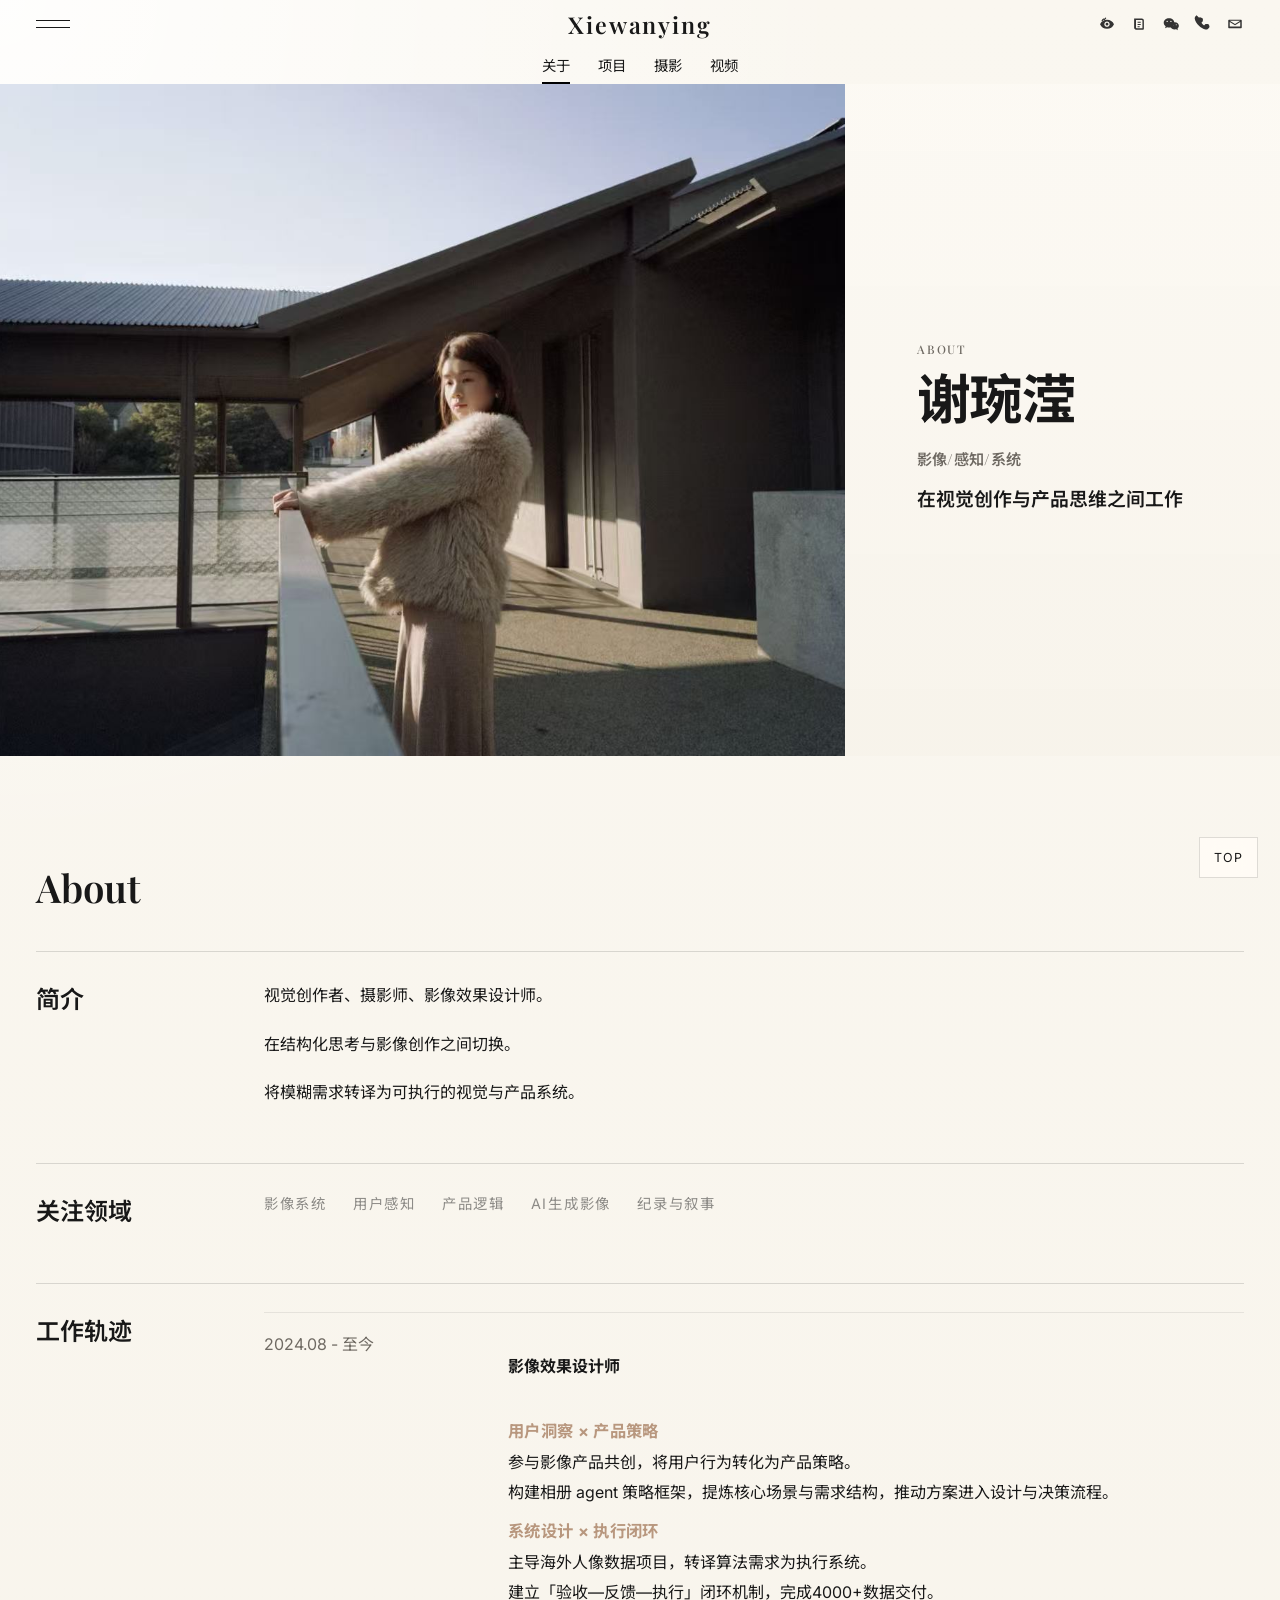
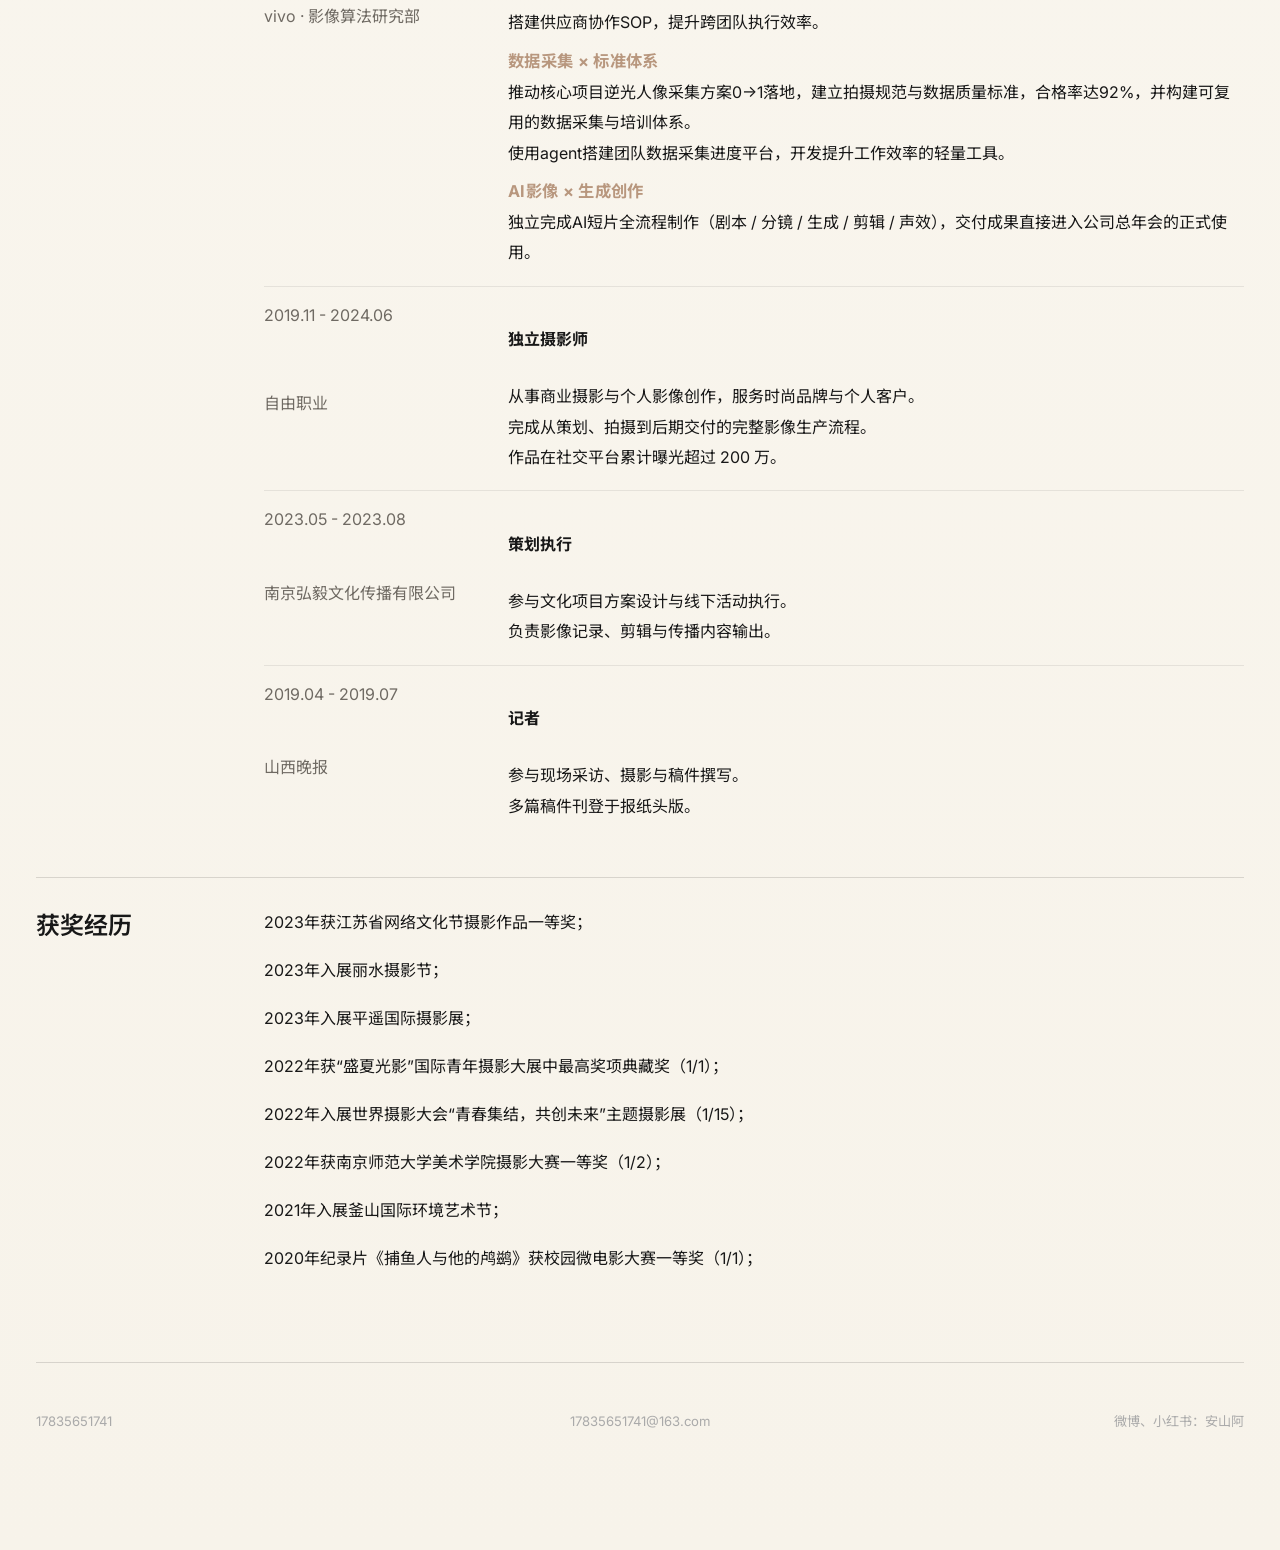
<file: index.html>
<!DOCTYPE html>
<html lang="zh-CN">
  <head>
    <meta charset="UTF-8" />
    <meta name="viewport" content="width=device-width, initial-scale=1.0" />
    <title>谢琬滢 Xiewanying</title>
    <meta
      name="description"
      content="谢琬滢个人作品集，包含摄影、视频与长期影像研究。"
    />
    <link rel="preconnect" href="https://fonts.googleapis.com" />
    <link rel="preconnect" href="https://fonts.gstatic.com" crossorigin />
    <link
      href="https://fonts.googleapis.com/css2?family=Inter:wght@300;400;500;600&family=Noto+Sans+SC:wght@300;400;500;700&family=Playfair+Display:wght@600;700&display=swap"
      rel="stylesheet"
    />
    <link rel="stylesheet" href="./style.css" />
  </head>
  <body data-page="home">
    <header class="site-header" data-header>
      <div class="header-top">
        <button class="menu-toggle" type="button" aria-label="打开菜单" data-drawer-open>
          <span></span>
          <span></span>
        </button>
        <a class="site-logo" href="./index.html">Xiewanying</a>
        <div class="header-actions" data-header-actions></div>
      </div>
      <div class="header-tabs" data-home-tabs>
        <a href="./index.html?tab=about" data-tab-link="about">关于</a>
        <a href="./project.html">项目</a>
        <a href="./index.html?tab=photography" data-tab-link="photography">摄影</a>
        <a href="./index.html?tab=video" data-tab-link="video">视频</a>
      </div>
    </header>

    <aside class="drawer" aria-hidden="true" data-drawer>
      <div class="drawer__panel">
        <div class="drawer__head">
          <p>Menu</p>
          <button type="button" aria-label="关闭菜单" data-drawer-close>Close</button>
        </div>
        <div class="drawer__body" data-drawer-body></div>
      </div>
    </aside>

    <div class="modal" aria-hidden="true" data-wechat-modal>
      <div class="modal__dialog">
        <button class="modal__close" type="button" aria-label="关闭微信二维码" data-modal-close>
          Close
        </button>
        <img src="./assets/contact/wechat-qr.jpg" alt="微信二维码" />
        <p>微信：Anniebyblue</p>
      </div>
    </div>

    <main id="top">
      <section class="home-hero" data-home-hero></section>
      <section class="feed-section">
        <div class="feed-head content-wide reveal-on-scroll">
          <div>
            <p class="eyebrow" data-feed-label>Selected Works</p>
            <h2 class="section-title" data-feed-title>作品流</h2>
          </div>
          <p class="feed-note" data-feed-note>按时间顺序浏览近期摄影与视频项目。</p>
        </div>
        <div class="feed-grid content-wide" data-feed-grid></div>
      </section>
    </main>

    <div class="lightbox" aria-hidden="true" data-lightbox hidden>
      <div class="lightbox__panel">
        <button class="lightbox__close" type="button" aria-label="关闭图片预览" data-lightbox-close>
          Close
        </button>
        <div class="lightbox__meta" data-lightbox-meta></div>
        <div class="lightbox__main" data-lightbox-main></div>
        <aside class="lightbox__sidebar" data-lightbox-sidebar></aside>
      </div>
    </div>

    <a class="back-to-top" href="#top" aria-label="返回顶部">Top</a>

    <script src="./data.js"></script>
    <script src="./main.js"></script>
  </body>
</html>
</file>
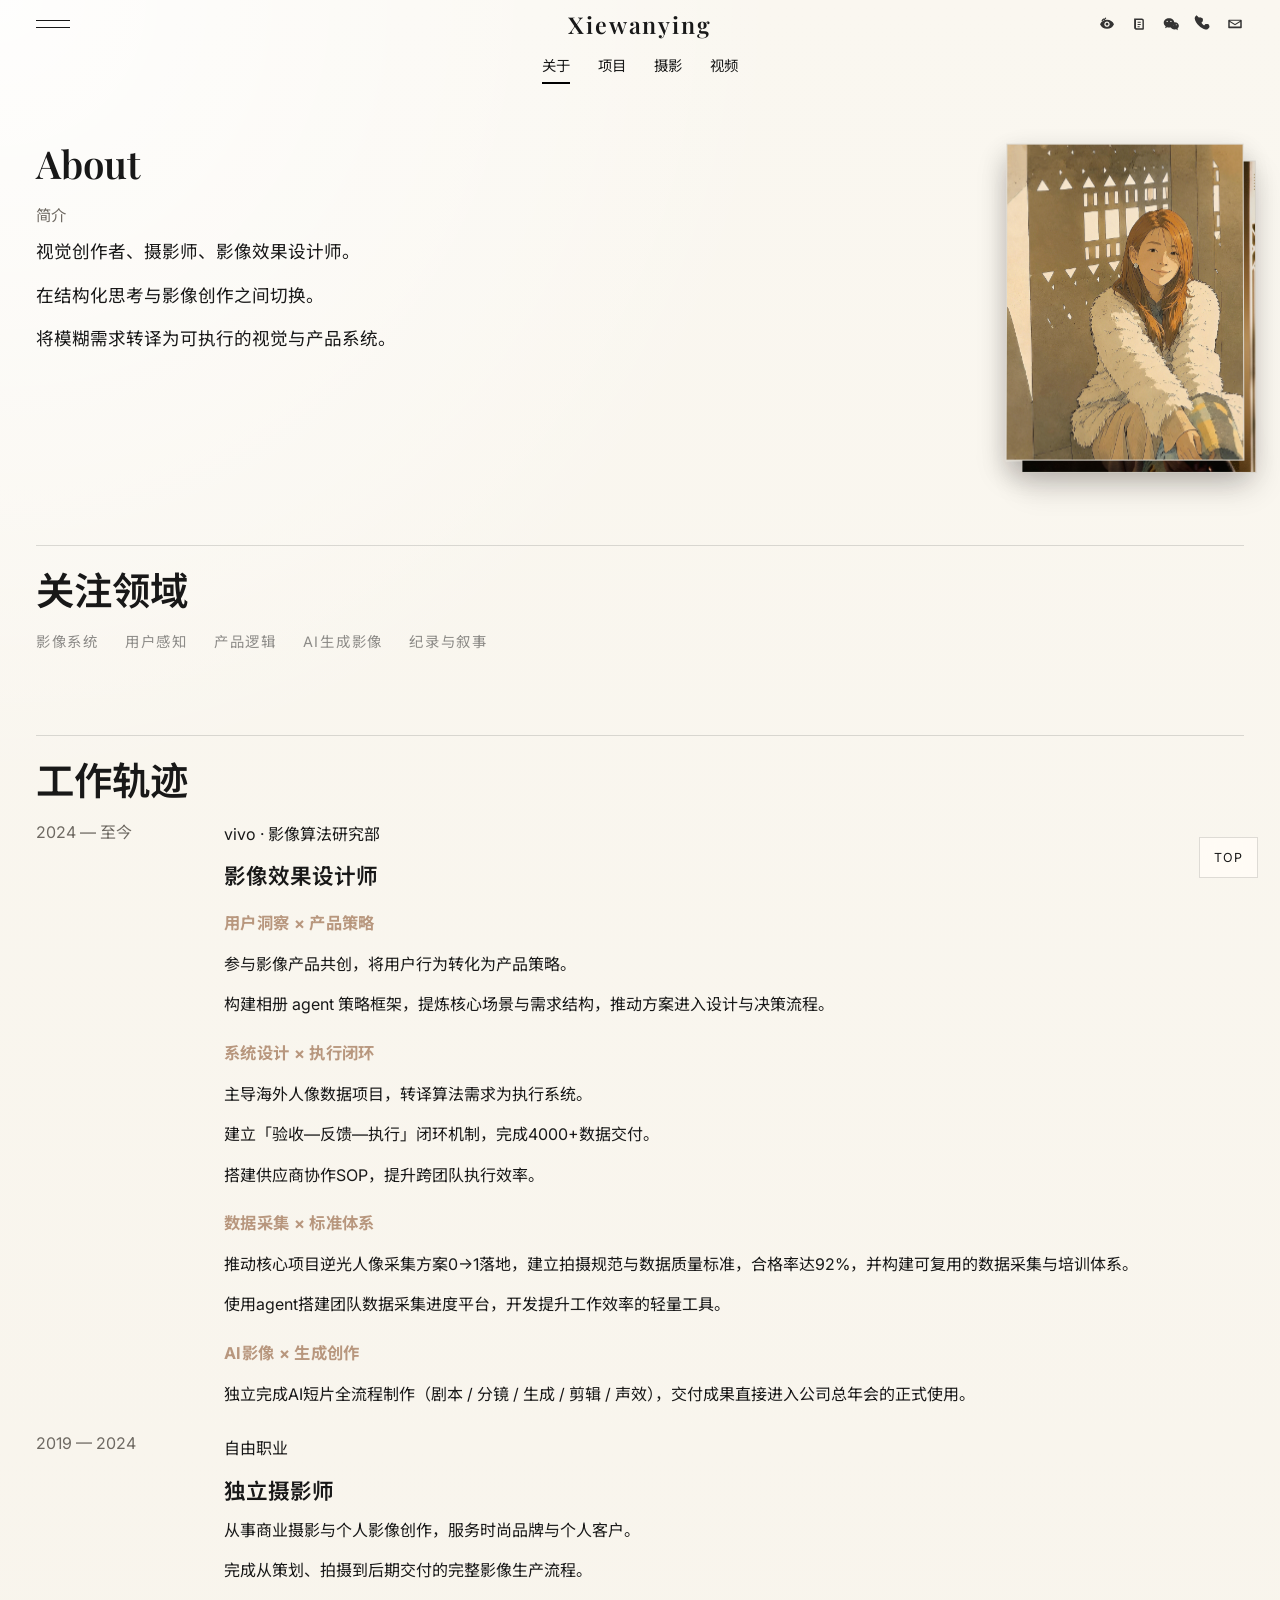
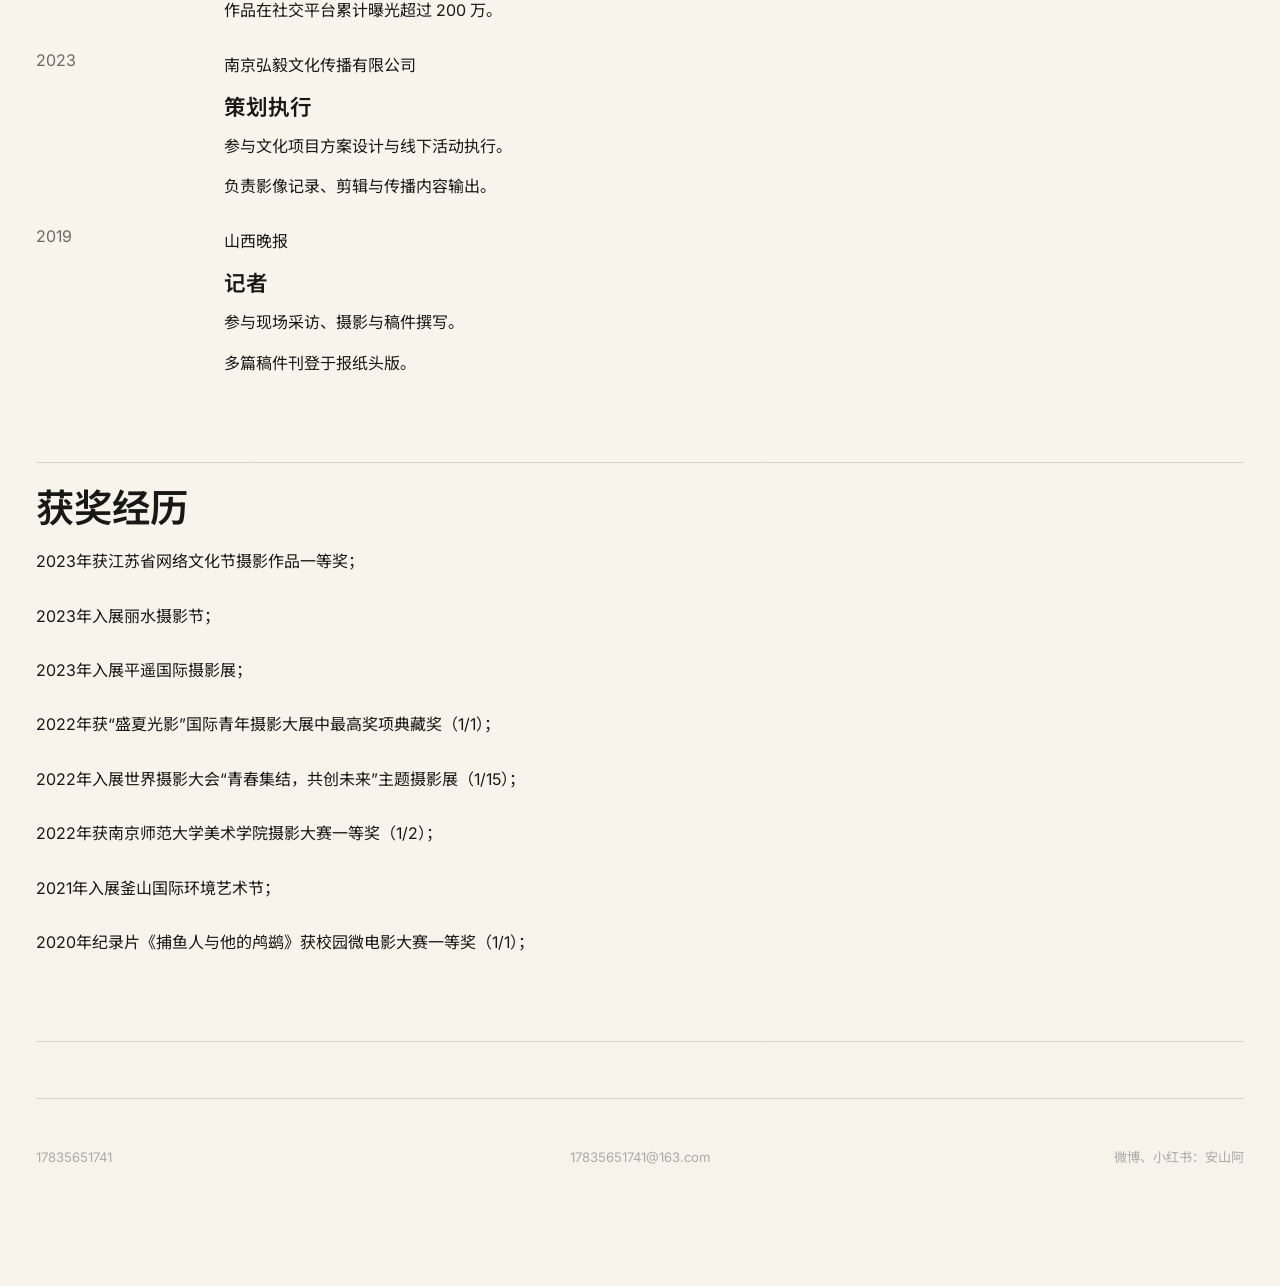
<file: about.html>
<!DOCTYPE html>
<html lang="zh-CN">
  <head>
    <meta charset="UTF-8" />
    <meta name="viewport" content="width=device-width, initial-scale=1.0" />
    <title>关于 - 谢琬滢 Xiewanying</title>
    <meta name="description" content="谢琬滢的个人优势、工作经历、获奖参展与合作方式。" />
    <link rel="preconnect" href="https://fonts.googleapis.com" />
    <link rel="preconnect" href="https://fonts.gstatic.com" crossorigin />
    <link
      href="https://fonts.googleapis.com/css2?family=Inter:wght@300;400;500;600&family=Noto+Sans+SC:wght@300;400;500;700&family=Playfair+Display:wght@600;700&display=swap"
      rel="stylesheet"
    />
    <link rel="stylesheet" href="./style.css" />
  </head>
  <body data-page="about">
    <header class="site-header" data-header>
      <div class="header-top">
        <button class="menu-toggle" type="button" aria-label="打开菜单" data-drawer-open>
          <span></span>
          <span></span>
        </button>
        <a class="site-logo" href="./index.html">Xiewanying</a>
        <div class="header-actions" data-header-actions></div>
      </div>
      <div class="header-tabs">
        <a href="./about.html" class="is-active">关于</a>
        <a href="./project.html">项目</a>
        <a href="./index.html?tab=photography">摄影</a>
        <a href="./index.html?tab=video">视频</a>
      </div>
    </header>

    <aside class="drawer" aria-hidden="true" data-drawer>
      <div class="drawer__panel">
        <div class="drawer__head">
          <p>Menu</p>
          <button type="button" aria-label="关闭菜单" data-drawer-close>Close</button>
        </div>
        <div class="drawer__body" data-drawer-body></div>
      </div>
    </aside>

    <div class="modal" aria-hidden="true" data-wechat-modal>
      <div class="modal__dialog">
        <button class="modal__close" type="button" aria-label="关闭微信二维码" data-modal-close>
          Close
        </button>
        <img src="./assets/contact/wechat-qr.jpg" alt="微信二维码" />
        <p>微信：Anniebyblue</p>
      </div>
    </div>

    <main class="about-page" id="top">
      <section class="about-intro content-wide reveal-on-scroll">
        <div class="about-intro__content">
          <div class="about-intro__layout">
            <div class="about-intro__copy">
              <h1 class="page-title">About</h1>
              <div class="about-intro-copy" data-about-intro></div>
            </div>
            <div class="about-intro__visual" aria-label="关于我的创作形象">
              <figure class="about-dual-reveal" data-dual-reveal>
                <img
                  class="about-dual-reveal__layer about-dual-reveal__layer--illustration"
                  src="./assets/about/about-mobius.jpg"
                  alt="谢琬滢莫比斯风格插画肖像"
                  data-portrait-illustration
                />
                <img
                  class="about-dual-reveal__layer about-dual-reveal__layer--real"
                  src="./assets/about/about-real.jpg"
                  alt="谢琬滢真实肖像"
                  data-portrait-real
                />
                <button
                  class="about-dual-reveal__switch"
                  type="button"
                  aria-label="切换前后肖像"
                  title="点击右下角切换"
                  data-dual-reveal-switch
                ></button>
              </figure>
            </div>
          </div>
        </div>
      </section>

      <section class="about-section content-wide reveal-on-scroll">
        <div class="about-section-block">
          <h2 class="section-title">关注领域</h2>
          <div class="about-focus-tags" data-about-focus></div>
        </div>
      </section>

      <section class="about-section content-wide reveal-on-scroll">
        <div class="about-section-block">
          <h2 class="section-title">工作轨迹</h2>
          <div class="about-timeline" data-experience-list></div>
        </div>
      </section>

      <section class="about-section content-wide reveal-on-scroll">
        <div class="about-section-block">
          <h2 class="section-title">获奖经历</h2>
          <div class="about-awards" data-honor-list></div>
        </div>
      </section>

      <section class="about-section content-wide reveal-on-scroll" id="contact">
        <div class="about-contact-block about-contact-block--minimal">
          <div class="contact-panel" data-contact-panel></div>
        </div>
      </section>
    </main>

    <a class="back-to-top" href="#top" aria-label="返回顶部">Top</a>

    <script src="./data.js"></script>
    <script src="./main.js"></script>
  </body>
</html>
</file>
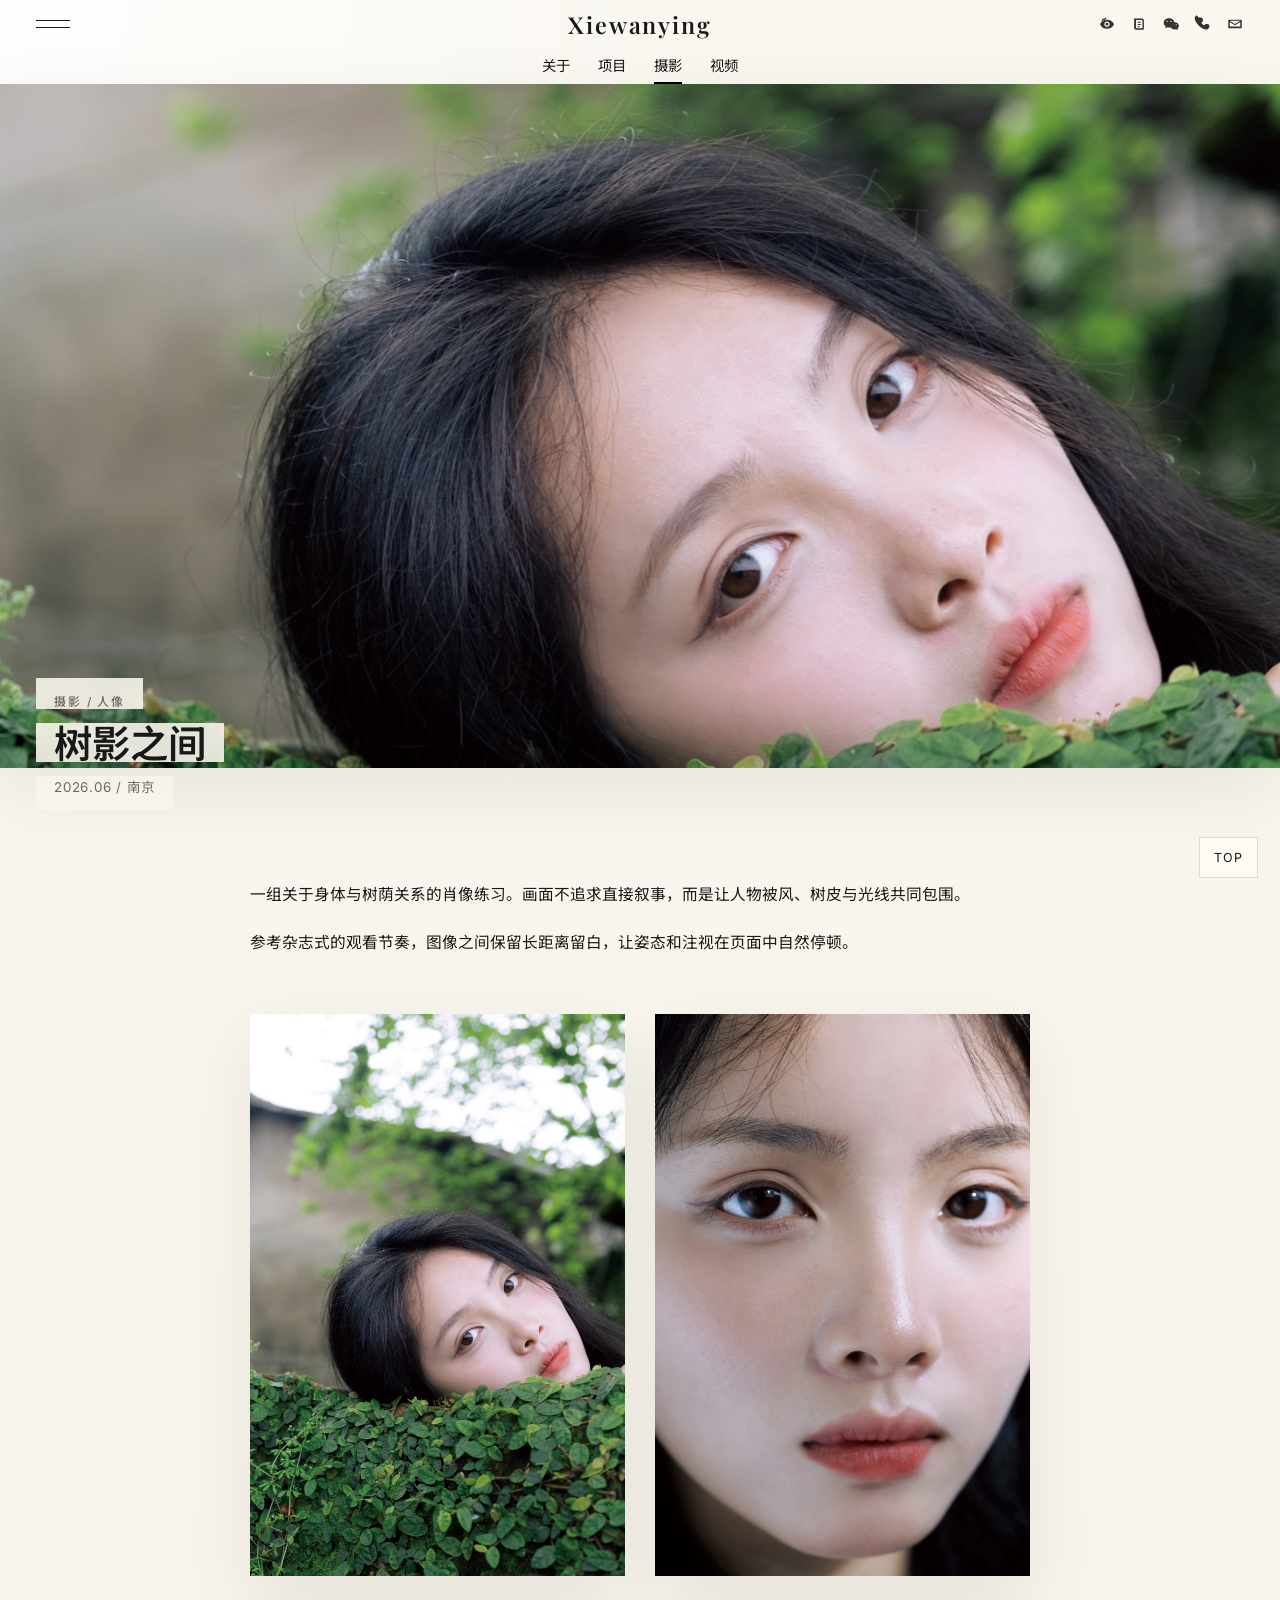
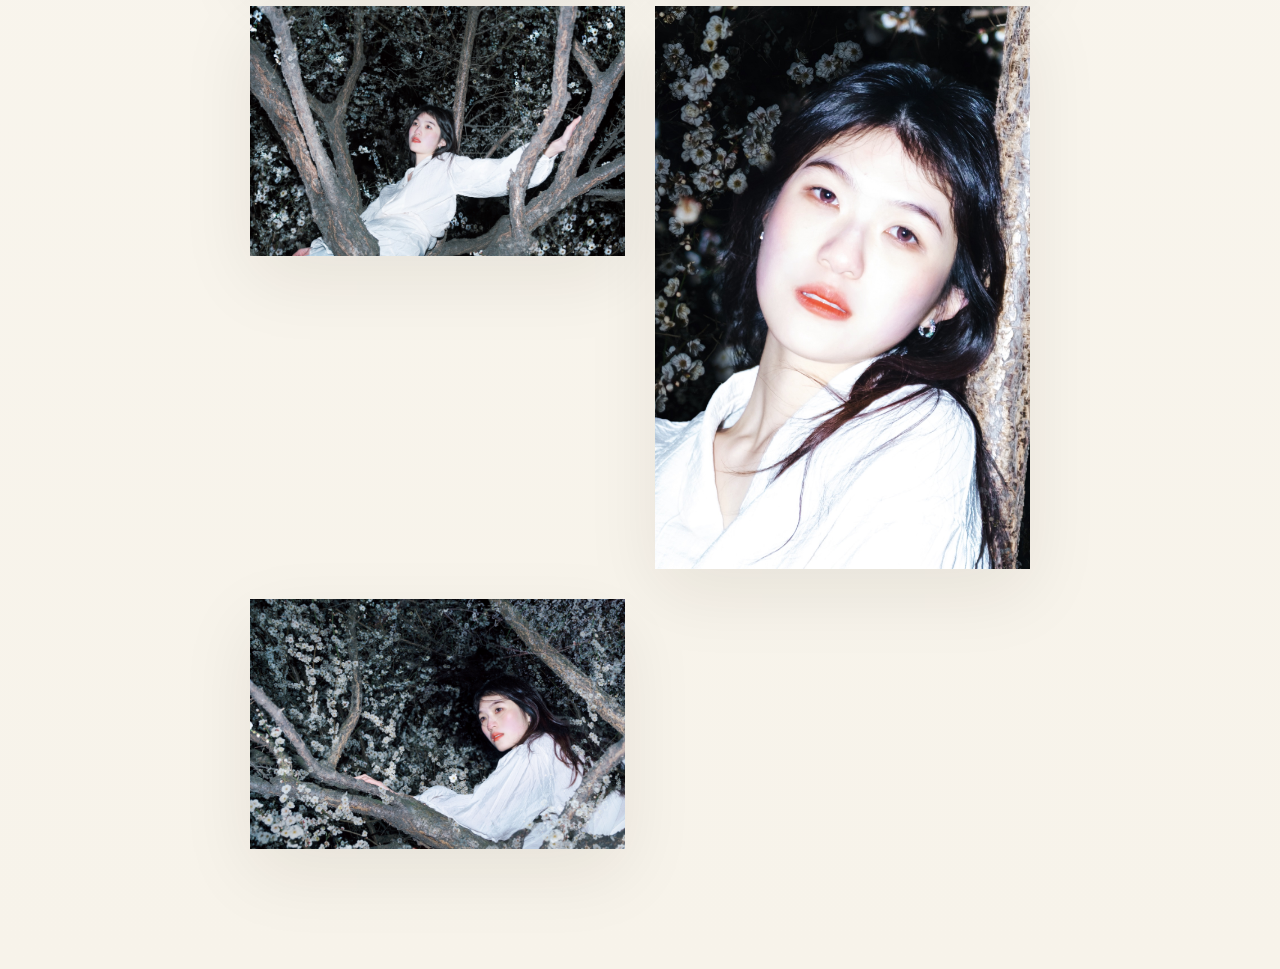
<file: series.html>
<!DOCTYPE html>
<html lang="zh-CN">
  <head>
    <meta charset="UTF-8" />
    <meta name="viewport" content="width=device-width, initial-scale=1.0" />
    <title>摄影项目 - 谢琬滢 Xiewanying</title>
    <meta name="description" content="谢琬滢摄影项目详情页。" />
    <link rel="preconnect" href="https://fonts.googleapis.com" />
    <link rel="preconnect" href="https://fonts.gstatic.com" crossorigin />
    <link
      href="https://fonts.googleapis.com/css2?family=Inter:wght@300;400;500;600&family=Noto+Sans+SC:wght@300;400;500;700&family=Playfair+Display:wght@600;700&display=swap"
      rel="stylesheet"
    />
    <link rel="stylesheet" href="./style.css" />
  </head>
  <body data-page="series">
    <header class="site-header" data-header>
      <div class="header-top">
        <button class="menu-toggle" type="button" aria-label="打开菜单" data-drawer-open>
          <span></span>
          <span></span>
        </button>
        <a class="site-logo" href="./index.html">Xiewanying</a>
        <div class="header-actions" data-header-actions></div>
      </div>
      <div class="header-tabs">
        <a href="./about.html">关于</a>
        <a href="./project.html">项目</a>
        <a href="./index.html?tab=photography" class="is-active">摄影</a>
        <a href="./index.html?tab=video">视频</a>
      </div>
    </header>

    <aside class="drawer" aria-hidden="true" data-drawer>
      <div class="drawer__panel">
        <div class="drawer__head">
          <p>Menu</p>
          <button type="button" aria-label="关闭菜单" data-drawer-close>Close</button>
        </div>
        <div class="drawer__body" data-drawer-body></div>
      </div>
    </aside>

    <div class="modal" aria-hidden="true" data-wechat-modal>
      <div class="modal__dialog">
        <button class="modal__close" type="button" aria-label="关闭微信二维码" data-modal-close>
          Close
        </button>
        <img src="./assets/contact/wechat-qr.jpg" alt="微信二维码" />
        <p>微信：Anniebyblue</p>
      </div>
    </div>

    <main id="top">
      <section class="detail-hero detail-hero--image" data-series-hero></section>
      <article class="detail-content content-narrow" data-series-content></article>
    </main>

    <a class="back-to-top" href="#top" aria-label="返回顶部">Top</a>

    <script src="./data.js"></script>
    <script src="./main.js"></script>
  </body>
</html>
</file>
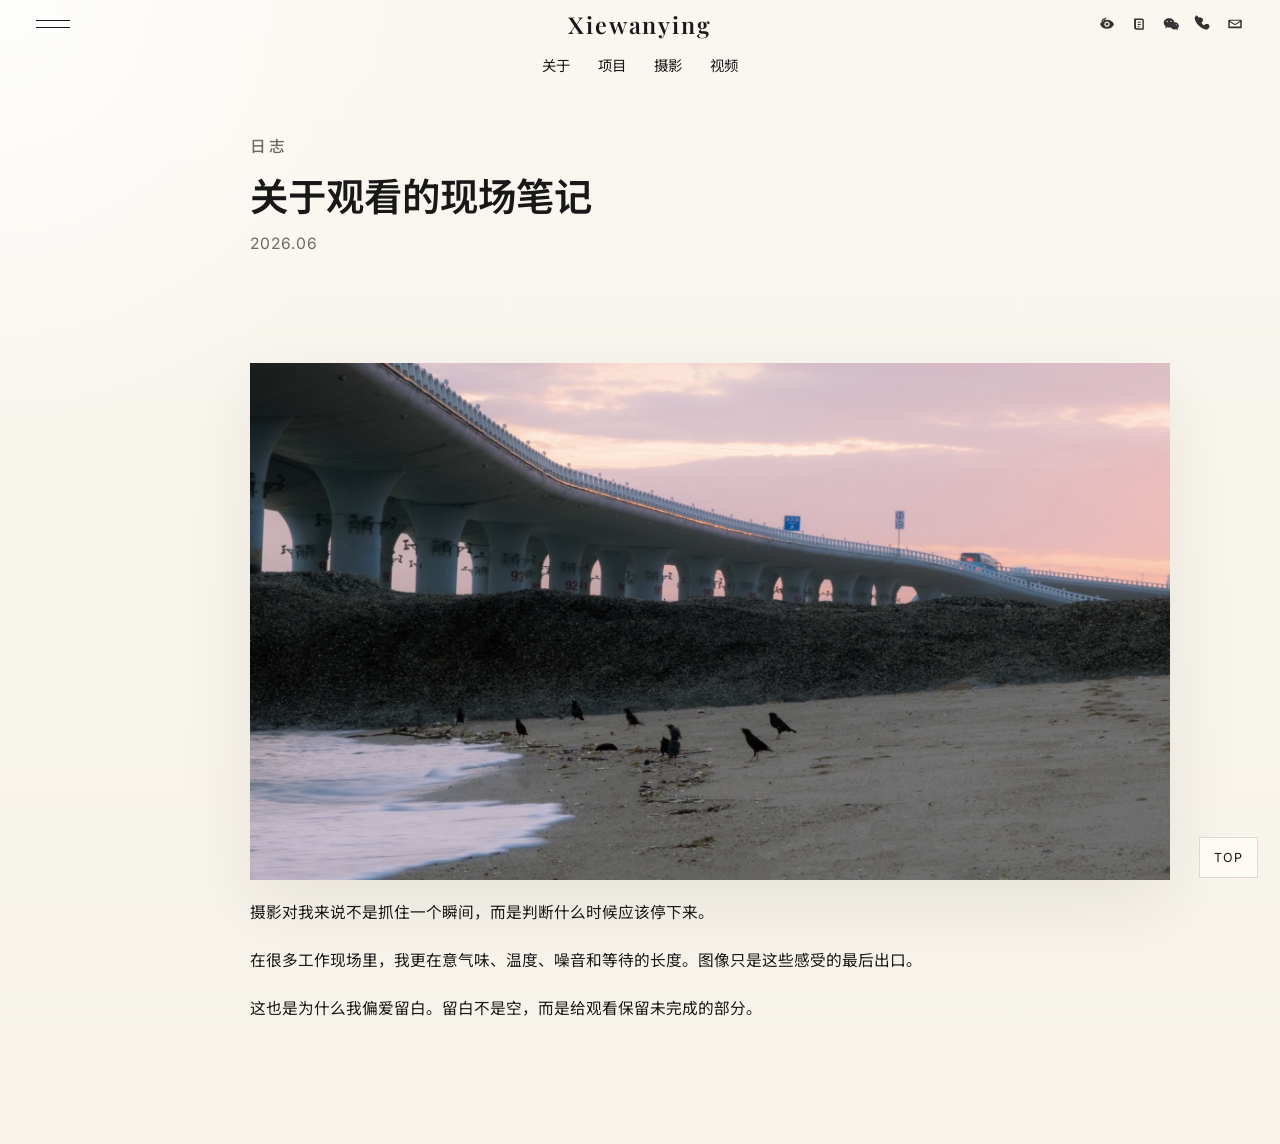
<file: story.html>
<!DOCTYPE html>
<html lang="zh-CN">
  <head>
    <meta charset="UTF-8" />
    <meta name="viewport" content="width=device-width, initial-scale=1.0" />
    <title>日志 - 谢琬滢 Xiewanying</title>
    <meta name="description" content="谢琬滢的日志与工作方法记录。" />
    <link rel="preconnect" href="https://fonts.googleapis.com" />
    <link rel="preconnect" href="https://fonts.gstatic.com" crossorigin />
    <link
      href="https://fonts.googleapis.com/css2?family=Inter:wght@300;400;500;600&family=Noto+Sans+SC:wght@300;400;500;700&family=Playfair+Display:wght@600;700&display=swap"
      rel="stylesheet"
    />
    <link rel="stylesheet" href="./style.css" />
  </head>
  <body data-page="story">
    <header class="site-header" data-header>
      <div class="header-top">
        <button class="menu-toggle" type="button" aria-label="打开菜单" data-drawer-open>
          <span></span>
          <span></span>
        </button>
        <a class="site-logo" href="./index.html">Xiewanying</a>
        <div class="header-actions" data-header-actions></div>
      </div>
      <div class="header-tabs">
        <a href="./about.html">关于</a>
        <a href="./project.html">项目</a>
        <a href="./index.html?tab=photography">摄影</a>
        <a href="./index.html?tab=video">视频</a>
      </div>
    </header>

    <aside class="drawer" aria-hidden="true" data-drawer>
      <div class="drawer__panel">
        <div class="drawer__head">
          <p>Menu</p>
          <button type="button" aria-label="关闭菜单" data-drawer-close>Close</button>
        </div>
        <div class="drawer__body" data-drawer-body></div>
      </div>
    </aside>

    <div class="modal" aria-hidden="true" data-wechat-modal>
      <div class="modal__dialog">
        <button class="modal__close" type="button" aria-label="关闭微信二维码" data-modal-close>
          Close
        </button>
        <img src="./assets/contact/wechat-qr.jpg" alt="微信二维码" />
        <p>微信：Anniebyblue</p>
      </div>
    </div>

    <main class="story-page content-narrow" id="top">
      <article class="essay-article" data-story-content></article>
    </main>

    <a class="back-to-top" href="#top" aria-label="返回顶部">Top</a>

    <script src="./data.js"></script>
    <script src="./main.js"></script>
  </body>
</html>
</file>
<file: style.css>
:root {
  --bg: #f7f3ea;
  --bg-soft: #efe8dc;
  --surface: rgba(255, 252, 246, 0.92);
  --text: #181818;
  --muted: #6f6a63;
  --line: rgba(24, 24, 24, 0.14);
  --line-strong: rgba(24, 24, 24, 0.28);
  --shadow: 0 24px 70px rgba(36, 29, 17, 0.08);
  --content-wide: min(1220px, calc(100vw - 72px));
  --content-narrow: min(780px, calc(100vw - 72px));
  --header-top: 48px;
  --header-tabs: 36px;
  --header-height: 84px;
  --radius: 18px;
  --ease: 240ms ease;
}

* {
  box-sizing: border-box;
}

html {
  scroll-behavior: smooth;
}

body {
  margin: 0;
  font-family: "Inter", "Noto Sans SC", sans-serif;
  color: var(--text);
  background:
    radial-gradient(circle at top left, rgba(255, 255, 255, 0.86), transparent 25%),
    linear-gradient(180deg, #faf7f0 0%, var(--bg) 100%);
  text-rendering: optimizeLegibility;
  -webkit-font-smoothing: antialiased;
}

body::before {
  content: "";
  position: fixed;
  inset: 0;
  pointer-events: none;
  background-image: linear-gradient(rgba(255, 255, 255, 0.02) 1px, transparent 1px), linear-gradient(90deg, rgba(255, 255, 255, 0.02) 1px, transparent 1px);
  background-size: 26px 26px;
  opacity: 0.35;
}

a,
button {
  color: inherit;
  text-decoration: none;
  transition: color var(--ease), opacity var(--ease), transform var(--ease), border-color var(--ease), background-color var(--ease);
}

button {
  font: inherit;
  border: 0;
  background: none;
  padding: 0;
  cursor: pointer;
}

img,
video {
  display: block;
  width: 100%;
  max-width: 100%;
}

img {
  object-fit: cover;
}

p,
h1,
h2,
h3,
figure {
  margin: 0;
}

main {
  position: relative;
  z-index: 1;
}

.content-wide {
  width: var(--content-wide);
  margin: 0 auto;
}

.content-narrow {
  width: var(--content-narrow);
  margin: 0 auto;
}

.site-header {
  position: fixed;
  top: 0;
  left: 0;
  z-index: 100;
  width: 100%;
  background: transparent;
}

.site-header.is-scrolled {
  background: rgba(255, 252, 246, 0.96);
  backdrop-filter: blur(10px);
  border-bottom: 1px solid #e8e0d4;
}

.header-top,
.header-tabs {
  width: var(--content-wide);
  margin: 0 auto;
}

.header-top {
  height: var(--header-top);
  display: grid;
  grid-template-columns: 1fr auto 1fr;
  align-items: center;
}

.site-logo {
  justify-self: center;
  font-family: "Playfair Display", serif;
  font-size: 1.45rem;
  font-weight: 600;
  letter-spacing: 0.08em;
}

.menu-toggle {
  justify-self: start;
  display: inline-flex;
  flex-direction: column;
  gap: 6px;
  width: 34px;
}

.menu-toggle span {
  display: block;
  width: 100%;
  height: 1px;
  background: currentColor;
}

.header-actions {
  justify-self: end;
  display: flex;
  align-items: center;
  gap: 14px;
}

.header-icon {
  width: 18px;
  height: 18px;
  display: inline-flex;
  align-items: center;
  justify-content: center;
  opacity: 0.88;
}

.header-icon svg {
  width: 100%;
  height: 100%;
}

.header-tabs {
  height: var(--header-tabs);
  display: flex;
  align-items: center;
  justify-content: center;
  gap: 28px;
  font-size: 0.9rem;
}

.header-tabs a {
  position: relative;
  padding-bottom: 3px;
}

.header-tabs a::after {
  content: "";
  position: absolute;
  left: 0;
  bottom: -6px;
  width: 100%;
  height: 2px;
  background: #000;
  transform: scaleX(0);
  transform-origin: center;
  transition: transform var(--ease);
}

.header-tabs a.is-active::after,
.header-tabs a:hover::after,
.header-tabs a:focus-visible::after {
  transform: scaleX(1);
}

.eyebrow {
  margin-bottom: 14px;
  font-size: 0.74rem;
  font-weight: 500;
  letter-spacing: 0.16em;
  text-transform: uppercase;
  color: var(--muted);
}

.home-hero,
.page-title,
.section-title,
.project-card h3,
.category-band h3,
.experience-entry h3,
.detail-hero__caption h1,
.video-detail-head h1 {
  font-family: "Playfair Display", "Noto Sans SC", serif;
  font-weight: 600;
}

.home-hero {
  min-height: 84vh;
  display: grid;
  grid-template-columns: minmax(0, 1fr) minmax(340px, 34vw);
  padding-top: var(--header-height);
}

.home-hero__media {
  position: relative;
  min-height: calc(84vh - var(--header-height));
}

.home-hero__media img {
  position: absolute;
  inset: 0;
  height: 100%;
}

.home-hero__content {
  display: flex;
  flex-direction: column;
  justify-content: center;
  padding: 72px min(6vw, 72px) 56px;
  background: linear-gradient(180deg, rgba(252, 249, 243, 0.94), rgba(247, 243, 234, 0.96));
}

.hero-title-stack {
  display: grid;
  gap: 6px;
}

.hero-title-line {
  font-size: clamp(2.4rem, 4.2vw, 4.6rem);
  line-height: 0.98;
  letter-spacing: -0.03em;
}

.home-hero--photography .hero-title-line,
.home-hero--video .hero-title-line {
  font-size: clamp(1.9rem, 3vw, 2.8rem);
}

.hero-copy-stack {
  display: grid;
  gap: 10px;
  margin-top: 22px;
}

.hero-copy-line {
  color: var(--muted);
  line-height: 1.8;
}

.hero-copy-line--1 {
  font-size: 0.95rem;
  letter-spacing: 0.02em;
}

.hero-copy-line--2 {
  font-size: 1.18rem;
  color: var(--text);
  line-height: 1.65;
}

.hero-copy-stack--photography .hero-copy-line,
.hero-copy-stack--video .hero-copy-line {
  font-size: 0.9rem;
}

.feed-section,
.about-page,
.story-page,
.detail-content,
.video-detail-body {
  padding-bottom: 120px;
}

.feed-section {
  padding-top: 112px;
}

.feed-head {
  display: flex;
  align-items: end;
  justify-content: space-between;
  gap: 32px;
  margin-bottom: 44px;
}

.section-title,
.page-title {
  font-size: clamp(2rem, 3vw, 3.5rem);
  line-height: 1.02;
}

.feed-note,
.detail-meta,
figcaption,
.video-fallback p,
.about-intro-copy__line--small,
.contact-row span,
.award-row p,
.experience-entry__period,
.experience-entry__org,
.category-band__eyebrow {
  color: var(--muted);
}

.feed-note {
  max-width: 28ch;
  font-size: 0.94rem;
  line-height: 1.8;
}

.feed-note[hidden] {
  display: none;
}

.eyebrow[hidden] {
  display: none;
}

.feed-grid {
  width: var(--content-wide);
  margin: 0 auto;
}

.feed-grid--recent {
  display: grid;
  grid-template-columns: repeat(3, minmax(0, 1fr));
  gap: 52px 34px;
}

.feed-grid--resume {
  display: grid;
  gap: 28px;
}

.resume-block {
  display: grid;
  grid-template-columns: 200px minmax(0, 1fr);
  gap: 28px;
  padding: 28px 0;
  border-top: 1px solid var(--line);
}

.resume-block__head h3,
.video-grid-card__body h3,
.travel-video-card__body h3 {
  font-family: "Playfair Display", "Noto Sans SC", serif;
  font-size: 1.5rem;
  font-weight: 600;
}

.resume-block__body,
.resume-intro-grid,
.resume-intro-copy,
.resume-list,
.resume-experience-list,
.resume-award-list,
.resume-contact-list {
  display: grid;
  gap: 18px;
}

.resume-focus-tags,
.about-focus-tags {
  display: flex;
  flex-wrap: wrap;
  gap: 14px 26px;
}

.focus-tag {
  font-size: 0.9rem;
  color: rgba(24, 24, 24, 0.48);
  letter-spacing: 0.12em;
}

.resume-intro-tag {
  font-size: 0.78rem;
  letter-spacing: 0.16em;
  text-transform: uppercase;
  color: var(--muted);
}

.resume-list__item,
.resume-award-item {
  display: grid;
  grid-template-columns: 44px minmax(0, 1fr);
  gap: 16px;
  padding-top: 14px;
  border-top: 1px solid rgba(24, 24, 24, 0.08);
}

.resume-list__item span,
.resume-experience-item__meta p {
  color: var(--muted);
}

.resume-experience-item {
  display: grid;
  grid-template-columns: 220px minmax(0, 1fr);
  gap: 24px;
  padding-top: 18px;
  border-top: 1px solid rgba(24, 24, 24, 0.08);
}

.resume-experience-item__meta,
.resume-experience-item__content {
  display: grid;
  gap: 10px;
}

.resume-experience-item__meta span,
.resume-experience-item__content p,
.resume-intro-copy p,
.resume-award-item p {
  line-height: 1.9;
}

.exp-subhead {
  margin-top: 8px;
  font-size: 1.02rem;
  font-weight: 700;
  color: #b8977e;
  letter-spacing: 0.02em;
}

.resume-experience-item__meta span,
.video-grid-card__body p,
.travel-video-card__body p {
  color: var(--muted);
}

.resume-contact-row,
.contact-panel {
  display: grid;
  grid-template-columns: repeat(3, minmax(0, 1fr));
  gap: 18px;
  align-items: center;
  padding-top: 48px;
  margin-top: 32px;
  border-top: 1px solid var(--line);
  font-size: 0.82rem;
  color: #aaa;
}

.resume-contact-row span,
.contact-panel span {
  font-size: 0.82rem;
  color: #aaa;
}

.resume-contact-row span:nth-child(1),
.contact-panel span:nth-child(1) {
  text-align: left;
}

.resume-contact-row span:nth-child(2),
.contact-panel span:nth-child(2) {
  text-align: center;
}

.resume-contact-row span:nth-child(3),
.contact-panel span:nth-child(3) {
  text-align: right;
}

.resume-honor-list {
  display: grid;
  gap: 16px;
}

.resume-honor-list p {
  line-height: 2;
  color: var(--text);
}

.project-card__media,
.video-grid-card,
.gallery-image,
.about-intro__media img,
.detail-hero__image img,
.detail-image img,
.video-frame video,
.modal__dialog,
.lightbox__main img {
  box-shadow: var(--shadow);
}

.project-card__media,
.video-grid-card,
.gallery-image {
  background: var(--bg-soft);
  overflow: hidden;
}

.project-card__media img {
  aspect-ratio: 0.82;
}

.project-card__body {
  padding-top: 14px;
}

.project-card__meta {
  margin-bottom: 8px;
  font-size: 0.72rem;
  letter-spacing: 0.08em;
  text-transform: uppercase;
  color: var(--muted);
}

.project-card h3 {
  font-size: 1.6rem;
  line-height: 1.08;
}

.feed-grid--category-bands {
  display: grid;
  gap: 20px;
}

.category-band {
  display: grid;
  grid-template-columns: minmax(220px, 0.55fr) minmax(0, 1fr);
  align-items: stretch;
  min-height: 230px;
  border-top: 1px solid var(--line);
  border-bottom: 1px solid var(--line);
  background: rgba(255, 252, 246, 0.55);
}

.category-band__content {
  display: flex;
  flex-direction: column;
  justify-content: space-between;
  padding: 28px 28px 24px;
}

.category-band__content h3 {
  font-size: clamp(2rem, 3vw, 3rem);
  line-height: 1;
}

.category-band__content p:last-child {
  font-size: 0.92rem;
  color: var(--muted);
}

.category-band__media img {
  height: 100%;
}

.feed-grid--video-categories,
.feed-grid--photo-gallery,
.feed-grid--video-grid {
  display: block;
}

.video-category-grid {
  display: grid;
  grid-template-columns: repeat(3, minmax(0, 1fr));
  gap: 32px;
}

.video-category-card {
  display: grid;
  gap: 16px;
}

.video-category-card__media,
.video-category-card__media img {
  background: var(--bg-soft);
  box-shadow: var(--shadow);
}

.video-category-card__media img {
  aspect-ratio: 16 / 9;
  object-fit: cover;
}

.video-category-card__body {
  display: grid;
  gap: 8px;
}

.video-category-card__eyebrow {
  font-size: 0.72rem;
  letter-spacing: 0.14em;
  text-transform: uppercase;
  color: rgba(24, 24, 24, 0.42);
}

.video-category-card__body h3 {
  font-family: "Playfair Display", "Noto Sans SC", serif;
  font-size: 1.8rem;
  font-weight: 600;
}

.gallery-shell,
.video-grid-shell {
  display: grid;
  gap: 34px;
}

.category-nav {
  display: flex;
  gap: 20px;
  flex-wrap: wrap;
  padding-bottom: 16px;
  border-bottom: 1px solid var(--line);
}

.category-nav__link {
  position: relative;
  font-size: 1rem;
  color: var(--muted);
}

.category-nav__link.is-active {
  color: var(--text);
}

.category-nav__link.is-active::after {
  content: "";
  position: absolute;
  left: 0;
  bottom: -16px;
  width: 100%;
  height: 2px;
  background: var(--text);
}

.photo-gallery-grid {
  display: grid;
  grid-template-columns: repeat(auto-fit, minmax(220px, 1fr));
  gap: 20px;
  align-items: start;
}

.gallery-image img,
.video-grid-card img {
  width: 100%;
}

.gallery-image {
  aspect-ratio: 1 / 1;
  overflow: hidden;
  background: var(--bg-soft);
  box-shadow: var(--shadow);
}

.gallery-image img {
  height: 100%;
  aspect-ratio: 1 / 1;
  object-fit: cover;
  object-position: center;
  transition: transform var(--ease);
}

.gallery-image:hover img {
  transform: scale(1.03);
}

.video-grid {
  display: grid;
  grid-template-columns: repeat(3, minmax(0, 1fr));
  gap: 30px;
}

.video-grid-card {
  display: grid;
  gap: 14px;
}

.video-grid-card img {
  aspect-ratio: 16 / 9;
  object-fit: cover;
}

.video-grid-card__body,
.travel-video-card__body {
  display: grid;
  gap: 6px;
}

.travel-video-list {
  display: grid;
  gap: 24px;
}

.travel-video-card {
  display: grid;
  grid-template-columns: minmax(280px, 420px) minmax(0, 1fr);
  gap: 24px;
  align-items: center;
  padding: 20px 0;
  border-top: 1px solid var(--line);
}

.travel-video-card__media img {
  aspect-ratio: 16 / 9;
  object-fit: cover;
}

.drawer {
  position: fixed;
  inset: 0;
  z-index: 120;
  background: rgba(10, 10, 10, 0.24);
  opacity: 0;
  pointer-events: none;
  transition: opacity 300ms ease;
}

.drawer.is-open {
  opacity: 1;
  pointer-events: auto;
}

.drawer__panel {
  width: min(420px, calc(100vw - 28px));
  height: 100%;
  padding: 28px 24px 32px;
  background: rgba(248, 244, 236, 0.98);
  box-shadow: var(--shadow);
  transform: translateX(-100%);
  transition: transform 300ms ease;
}

.drawer.is-open .drawer__panel {
  transform: translateX(0);
}

.drawer__head,
.drawer-section__head {
  display: flex;
  align-items: center;
  justify-content: space-between;
}

.drawer__head {
  margin-bottom: 28px;
  padding-bottom: 16px;
  border-bottom: 1px solid var(--line);
}

.drawer-section + .drawer-section,
.drawer-signature {
  margin-top: 24px;
}

.drawer-section__links {
  display: grid;
  gap: 12px;
  margin-top: 14px;
}

.drawer-signature {
  display: grid;
  justify-items: center;
  gap: 10px;
  padding-top: 24px;
  border-top: 1px solid var(--line);
}

.drawer-signature__name,
.drawer-signature__phone {
  font-family: "Playfair Display", "Noto Sans SC", serif;
  letter-spacing: 0.08em;
}

.drawer-signature__name {
  font-size: 1.15rem;
}

.drawer-signature__phone {
  font-size: 0.94rem;
  color: var(--muted);
}

.modal,
.lightbox {
  position: fixed;
  inset: 0;
  z-index: 130;
  display: grid;
  place-items: center;
  background: rgba(14, 14, 14, 0.42);
  opacity: 0;
  pointer-events: none;
  transition: opacity var(--ease);
}

.modal.is-open,
.lightbox.is-open {
  opacity: 1;
  pointer-events: auto;
}

.modal__dialog {
  width: min(380px, calc(100vw - 32px));
  padding: 18px;
  background: #fffdf8;
}

.modal__close,
.lightbox__close {
  display: block;
  margin-left: auto;
  margin-bottom: 10px;
  font-size: 0.84rem;
}

.modal__dialog img {
  aspect-ratio: 1;
  object-fit: contain;
  background: #fff;
}

.modal__dialog p {
  margin-top: 12px;
  font-size: 0.92rem;
  text-align: center;
}

.lightbox {
  background: rgba(0, 0, 0, 0.92);
}

.lightbox__panel {
  width: 100vw;
  height: 100vh;
  display: flex;
  align-items: center;
  justify-content: center;
  gap: 26px;
  padding: 18px;
  background: transparent;
}

.lightbox__close {
  position: absolute;
  top: 20px;
  right: 20px;
  z-index: 10;
  color: rgba(255, 255, 255, 0.7);
}

.lightbox__meta {
  position: absolute;
  top: 20px;
  left: 20px;
  z-index: 10;
  display: flex;
  gap: 8px;
}

.lightbox__meta h3 {
  font-family: "Playfair Display", serif;
  font-size: 1.9rem;
}

.lightbox__main {
  flex: 1;
  display: flex;
  align-items: center;
  justify-content: center;
  overflow: hidden;
  position: relative;
  height: 100%;
}

.lightbox__main img {
  max-width: 90vw;
  max-height: 90vh;
  width: auto;
  height: auto;
  object-fit: contain;
  transform-origin: center center;
  cursor: grab;
  user-select: none;
}

.lightbox__main img.is-dragging {
  cursor: grabbing;
}

.lightbox-stage {
  width: 100%;
  height: 100%;
  display: flex;
  align-items: center;
  justify-content: center;
  overflow: hidden;
}

.lightbox-nav,
.lightbox-action {
  width: 42px;
  height: 42px;
  display: inline-flex;
  align-items: center;
  justify-content: center;
  border: 1px solid rgba(255, 255, 255, 0.3);
  background: rgba(0, 0, 0, 0.5);
  color: rgba(255, 255, 255, 0.85);
  font-size: 1.2rem;
}

.lightbox-nav {
  position: absolute;
  top: 50%;
  transform: translateY(-50%);
  font-size: 1.7rem;
  z-index: 5;
}

.lightbox-nav--prev {
  left: 18px;
}

.lightbox-nav--next {
  right: 18px;
}

.lightbox__sidebar {
  display: grid;
  align-content: start;
  gap: 12px;
  overflow-y: auto;
  max-height: 90vh;
  padding-right: 4px;
}

.lightbox-thumb {
  border: 1px solid transparent;
}

.lightbox-thumb.is-active {
  border-color: rgba(255, 255, 255, 0.7);
}

.lightbox-thumb img {
  aspect-ratio: 1 / 1;
  object-fit: cover;
  width: 64px;
  height: 64px;
}

.site-toast {
  position: fixed;
  left: 50%;
  bottom: 26px;
  z-index: 160;
  transform: translate(-50%, 16px);
  padding: 10px 14px;
  font-size: 0.84rem;
  color: #fff;
  background: rgba(24, 24, 24, 0.92);
  opacity: 0;
  transition: opacity var(--ease), transform var(--ease);
}

.site-toast.is-visible {
  opacity: 1;
  transform: translate(-50%, 0);
}

.about-page {
  padding-top: calc(var(--header-height) + 48px);
}

.about-intro {
  display: block;
  align-items: start;
}

.about-intro__content {
  padding-top: 12px;
}

.about-intro__layout {
  display: grid;
  grid-template-columns: minmax(0, 1.1fr) minmax(260px, 0.9fr);
  align-items: start;
  gap: clamp(28px, 3vw, 56px);
}

.about-intro__copy {
  min-width: 0;
}

.about-intro-copy {
  display: grid;
  gap: 10px;
  margin-top: 20px;
}

.about-intro-copy__line--small {
  font-size: 0.96rem;
  letter-spacing: 0.03em;
}

.about-intro-copy__line--large {
  max-width: 34ch;
  font-size: 1.1rem;
  line-height: 1.9;
  color: var(--text);
}

.about-intro__visual {
  display: flex;
  justify-content: flex-end;
  align-items: start;
  min-height: 220px;
}

.about-dual-reveal {
  --reveal-rx: 0deg;
  --reveal-ry: 0deg;
  --card-shift-x: 0px;
  --card-shift-y: 0px;
  position: relative;
  margin: 0;
  width: clamp(180px, 20vw, 238px);
  aspect-ratio: 3 / 4;
  overflow: visible;
  transform-style: preserve-3d;
  transform: perspective(780px) rotateX(var(--reveal-rx)) rotateY(var(--reveal-ry));
  transition: transform 420ms cubic-bezier(0.2, 0.7, 0.1, 1), box-shadow 320ms ease;
  box-shadow: 0 10px 24px rgba(24, 17, 11, 0.14);
  isolation: isolate;
  cursor: default;
}

.about-dual-reveal::before {
  content: none;
}

.about-dual-reveal__layer {
  position: absolute;
  inset: 0;
  width: 100%;
  height: 100%;
  display: block;
  object-fit: cover;
  object-position: center;
  user-select: none;
  -webkit-user-drag: none;
  border: 1px solid rgba(47, 38, 28, 0.12);
  background: #f5f0e7;
  box-shadow: 0 14px 30px rgba(23, 16, 11, 0.14);
  transform-origin: center;
  transition: transform 320ms ease, box-shadow 320ms ease;
}

.about-dual-reveal__layer--illustration {
  z-index: 2;
  transform: translate3d(var(--card-shift-x), var(--card-shift-y), 10px);
}

.about-dual-reveal__layer--real {
  z-index: 1;
  opacity: 1;
  transform: translate3d(calc(14px + (var(--card-shift-x) * 0.35)), calc(14px + (var(--card-shift-y) * 0.35)), -4px) scale(0.985);
}

.about-dual-reveal__switch {
  position: absolute;
  right: -4px;
  bottom: -4px;
  width: 46%;
  height: 46%;
  z-index: 5;
  border: 0;
  padding: 0;
  margin: 0;
  cursor: pointer;
  background: transparent;
  clip-path: ellipse(62% 54% at 74% 74%);
}

.about-dual-reveal__switch:focus-visible {
  outline: 2px solid rgba(47, 38, 28, 0.46);
  outline-offset: 2px;
}

.about-dual-reveal.is-active {
  box-shadow: 0 16px 34px rgba(24, 17, 11, 0.18);
}

.about-dual-reveal.is-swapped .about-dual-reveal__layer--real {
  z-index: 2;
  transform: translate3d(var(--card-shift-x), var(--card-shift-y), 10px);
}

.about-dual-reveal.is-swapped .about-dual-reveal__layer--illustration {
  z-index: 1;
  transform: translate3d(calc(14px + (var(--card-shift-x) * 0.35)), calc(14px + (var(--card-shift-y) * 0.35)), -4px) scale(0.985);
}

.about-dual-reveal.is-swapped .about-dual-reveal__switch {
  z-index: 6;
}

.about-dual-reveal.is-auto-sway {
  box-shadow: 0 16px 34px rgba(24, 17, 11, 0.18);
}

.about-section-block {
  display: grid;
  gap: 20px;
  padding-top: 24px;
  border-top: 1px solid var(--line);
}

.about-timeline,
.about-awards,
.about-timeline__points {
  display: grid;
  gap: 24px;
}

.about-timeline__item {
  display: grid;
  grid-template-columns: 160px minmax(0, 1fr);
  gap: 28px;
}

.about-timeline__time {
  color: var(--muted);
}

.about-timeline__content,
.about-timeline__points {
  display: grid;
  gap: 10px;
}

.about-timeline__content h3 {
  font-family: "Playfair Display", "Noto Sans SC", serif;
  font-size: 1.35rem;
  font-weight: 600;
}

.about-timeline__content p,
.about-awards p {
  line-height: 1.9;
}

.about-contact-block--minimal {
  padding-top: 40px;
  border-top: 0;
}

.about-section {
  padding-top: 84px;
}

.about-overview-grid {
  display: grid;
  grid-template-columns: repeat(3, minmax(0, 1fr));
  gap: 32px;
  padding-top: 24px;
  border-top: 1px solid var(--line);
}

.about-overview-card {
  display: grid;
  align-content: start;
  gap: 22px;
}

.about-overview-card__trigger {
  display: grid;
  justify-items: start;
  gap: 8px;
}

.about-overview-card__eyebrow,
.about-modal__eyebrow,
.about-modal-card__index,
.about-preview span,
.about-preview p:first-child {
  color: rgba(24, 24, 24, 0.42);
}

.about-overview-card__title {
  font-family: "Playfair Display", "Noto Sans SC", serif;
  font-size: 1.8rem;
  font-weight: 500;
  color: rgba(24, 24, 24, 0.58);
}

.about-overview-card__preview {
  display: grid;
  gap: 12px;
}

.about-preview {
  display: grid;
  gap: 6px;
  padding-top: 14px;
  border-top: 1px solid rgba(24, 24, 24, 0.08);
}

.about-preview p,
.about-preview span,
.about-preview h3 {
  line-height: 1.75;
}

.about-preview h3 {
  font-family: "Playfair Display", "Noto Sans SC", serif;
  font-size: 1.2rem;
  font-weight: 600;
}

.about-preview--experience span {
  color: var(--muted);
  font-size: 0.9rem;
}

.about-contact-block {
  display: grid;
  gap: 28px;
  padding-top: 24px;
  border-top: 1px solid var(--line);
}

.about-contact-head {
  display: flex;
  justify-content: space-between;
  align-items: end;
}

.section-split {
  display: grid;
  grid-template-columns: 260px minmax(0, 1fr);
  gap: 40px;
  padding-top: 24px;
  border-top: 1px solid var(--line);
}

.strength-list,
.honor-list,
.detail-text-block,
.essay-article,
.experience-entry__points {
  display: grid;
  gap: 18px;
}

.contact-chip {
  display: grid;
  gap: 10px;
  padding: 18px 0;
}

.contact-chip span {
  color: var(--muted);
  font-size: 0.76rem;
  letter-spacing: 0.12em;
}

.contact-chip button,
.contact-chip a {
  text-align: left;
  font-size: 0.98rem;
  line-height: 1.8;
}

.about-card {
  display: grid;
  grid-template-columns: 44px minmax(0, 1fr);
  gap: 18px;
  padding: 18px 0;
  border-bottom: 1px solid rgba(24, 24, 24, 0.08);
}

.about-card__index {
  font-size: 0.74rem;
  color: var(--muted);
}

.about-card p,
.award-row p,
.experience-entry__points p,
.contact-row button,
.contact-row a,
.detail-text-block p,
.essay-article p {
  font-size: 0.98rem;
  line-height: 1.9;
}

.experience-list {
  display: grid;
  gap: 36px;
}

.experience-entry {
  display: grid;
  grid-template-columns: 200px minmax(0, 1fr);
  gap: 28px;
  padding-bottom: 30px;
  border-bottom: 1px solid rgba(24, 24, 24, 0.1);
}

.experience-entry__rail {
  display: grid;
  gap: 10px;
  align-content: start;
}

.experience-entry__line {
  display: block;
  width: 100%;
  height: 1px;
  background: var(--line-strong);
}

.experience-entry__body h3 {
  margin: 8px 0 10px;
  font-size: 1.7rem;
}

.award-row,
.contact-row {
  display: grid;
  grid-template-columns: 120px minmax(0, 1fr);
  gap: 20px;
  align-items: start;
  padding: 16px 0;
  border-bottom: 1px solid rgba(24, 24, 24, 0.08);
}

.award-row span {
  display: block;
  width: 100%;
  height: 1px;
  margin-top: 14px;
  background: var(--line);
}

.contact-row button,
.contact-row a {
  text-align: left;
}


.video-detail-layout {
  display: grid;
  grid-template-columns: minmax(0, 1fr) 92px;
  gap: 22px;
  align-items: start;
}

.video-side-menu {
  display: grid;
  gap: 12px;
  align-content: start;
  position: sticky;
  top: 120px;
}

.video-side-menu--single {
  align-content: center;
}

.video-side-menu__thumb img {
  aspect-ratio: 16 / 9;
  object-fit: cover;
  box-shadow: var(--shadow);
}

.travel-video-stack {
  display: grid;
  gap: 30px;
}

.travel-video-section {
  padding-bottom: 12px;
  border-bottom: 1px solid var(--line);
}

.video-works-stack {
  display: grid;
  gap: 60px;
}

.video-work-block {
  display: grid;
  gap: 18px;
  padding-bottom: 48px;
  border-bottom: 1px solid var(--line);
}

.video-work-block .section-title {
  font-size: clamp(1.6rem, 2.4vw, 2.4rem);
}

.in-progress-gallery {
  position: relative;
  width: 100%;
  max-width: 900px;
  margin: 0 auto;
  display: flex;
  align-items: center;
  justify-content: center;
}

.in-progress-gallery img {
  max-width: 100%;
  max-height: 70vh;
  width: auto;
  height: auto;
  object-fit: contain;
}

.in-progress-nav {
  position: absolute;
  top: 50%;
  transform: translateY(-50%);
  z-index: 2;
  width: 42px;
  height: 42px;
  display: inline-flex;
  align-items: center;
  justify-content: center;
  border: 1px solid var(--line);
  background: rgba(255, 252, 246, 0.9);
  font-size: 1.5rem;
  color: var(--text);
}

.in-progress-nav--prev {
  left: 12px;
}

.in-progress-nav--next {
  right: 12px;
}

.coming-soon-text {
  margin-top: 32px;
  text-align: center;
  font-family: "Playfair Display", "Noto Sans SC", serif;
  font-size: 1.2rem;
  font-style: italic;
  color: #aaa;
  letter-spacing: 0.06em;
}

/* ── Project ── */
.project-page { padding-top: calc(var(--header-height) + 48px); padding-bottom: 120px; }
.project-hero { padding-bottom: 32px; }
.project-hero__desc { margin-top: 12px; color: var(--muted); line-height: 1.8; font-size: 1.05rem; }
.project-back-link { display: inline-block; margin-bottom: 20px; font-size: 0.9rem; color: var(--muted); }
.project-back-link:hover { color: var(--text); }

.project-cat-carousel {
  position: relative;
  height: 560px;
  margin-top: 18px;
  perspective: 1200px;
}
.project-cat-track {
  position: relative;
  width: 100%;
  height: 100%;
  transform-style: preserve-3d;
}
.project-cat-card {
  position: absolute;
  top: 50%;
  left: 50%;
  width: min(620px, 82vw);
  min-height: 480px;
  display: grid;
  align-content: start;
  gap: 12px;
  padding: 40px 36px 34px;
  border: 1px solid var(--line);
  border-radius: 30px;
  background: linear-gradient(180deg, rgba(255,252,246,0.96), rgba(245,238,227,0.9));
  box-shadow: 0 20px 44px rgba(44,38,28,0.14);
  transform-origin: center center;
  overflow: hidden;
  transition: transform 420ms cubic-bezier(0.22, 1, 0.36, 1), opacity 320ms ease, border-color var(--ease), box-shadow var(--ease);
}
.project-cat-card.is-active {
  transform: translate3d(-50%, -50%, 0) scale(1);
  opacity: 1;
  z-index: 4;
  border-color: rgba(184,151,126,0.55);
}
.project-cat-card.is-left {
  transform: translate3d(calc(-50% - 370px), -50%, -240px) rotateY(20deg) scale(0.88);
  opacity: 0.72;
  z-index: 3;
}
.project-cat-card.is-right {
  transform: translate3d(calc(-50% + 370px), -50%, -240px) rotateY(-20deg) scale(0.88);
  opacity: 0.72;
  z-index: 3;
}
.project-cat-card.is-back {
  transform: translate3d(-50%, -50%, -320px) scale(0.82);
  opacity: 0;
  z-index: 1;
  pointer-events: none;
}
.project-cat-card:hover { box-shadow: 0 24px 52px rgba(44,38,28,0.18); }
.project-cat-carousel:not(.is-transitioning) .project-cat-card:hover {
  animation: projectCardWobble 1.6s ease-in-out infinite;
}
.project-cat-carousel.is-transitioning .project-cat-card:hover {
  animation: none;
}

@keyframes projectCardWobble {
  0% { transform: translate3d(-50%, -50%, 0) rotateZ(0deg) scale(1); }
  22% { transform: translate3d(-50%, calc(-50% - 2px), 0) rotateZ(-0.6deg) scale(1.004); }
  50% { transform: translate3d(-50%, -50%, 0) rotateZ(0.7deg) scale(1.006); }
  76% { transform: translate3d(-50%, calc(-50% - 1px), 0) rotateZ(-0.45deg) scale(1.003); }
  100% { transform: translate3d(-50%, -50%, 0) rotateZ(0deg) scale(1); }
}

.project-cat-card.is-left:hover,
.project-cat-card.is-right:hover,
.project-cat-card.is-back:hover {
  animation: none;
}
.project-cat-card__emoji { font-size: 2.4rem; }
.project-cat-card h3 { font-family: "Playfair Display","Noto Sans SC",serif; font-size: 2.3rem; font-weight: 600; }
.project-cat-card__sub { color: var(--muted); line-height: 1.9; font-size: 1rem; max-width: 26ch; display: grid; gap: 4px; }
.project-cat-card__lead { font-size: 0.85rem; color: var(--muted); opacity: 0.72; }
.project-cat-card__line { font-size: 1rem; }
.project-cat-card__tags { display: flex; flex-wrap: wrap; gap: 8px; margin-top: 4px; }
.project-cat-card__tags span { font-size: 0.82rem; padding: 5px 12px; border: 1px solid var(--line); border-radius: 999px; color: var(--muted); }
.project-cat-card__count {
  margin: 0;
  margin-left: auto;
  align-self: end;
  justify-self: end;
  font-size: 0.82rem;
  color: var(--muted);
  padding: 6px 14px;
  border: 1px solid rgba(24,24,24,0.12);
  border-radius: 999px;
  background: rgba(252, 249, 243, 0.72);
  backdrop-filter: blur(4px);
}

/* ── 文字容器（通用） ── */
.project-cat-card__text { display: grid; gap: 14px; }

/* ── 洞察/落地/创造卡片：统一图文布局 ── */
.project-cat-card--dongcha,
.project-cat-card--luodi,
.project-cat-card--chuangzao {
  background-size: cover;
  background-position: 64% center;
}

.project-cat-card--dongcha {
  background-image: url('./assets/project-bg/project-bg-insight-custom.png');
}
.project-cat-card--luodi {
  background-image: url('./assets/project-bg/project-bg-landing.png');
}
.project-cat-card--chuangzao {
  background-image: url('./assets/project-bg/project-bg-creation.png');
}
.project-cat-card--dongcha::before,
.project-cat-card--luodi::before,
.project-cat-card--chuangzao::before {
  content: '';
  position: absolute;
  inset: 0;
  background: linear-gradient(
    100deg,
    rgba(252, 249, 243, 0.96) 0%,
    rgba(252, 249, 243, 0.82) 28%,
    rgba(252, 249, 243, 0.42) 50%,
    transparent 66%
  );
  pointer-events: none;
  border-radius: inherit;
  z-index: 1;
}
.project-cat-card--dongcha .project-cat-card__text,
.project-cat-card--luodi .project-cat-card__text,
.project-cat-card--chuangzao .project-cat-card__text {
  position: relative;
  z-index: 2;
  max-width: 50%;
  padding-right: 8px;
}
.project-cat-card--dongcha h3,
.project-cat-card--luodi h3,
.project-cat-card--chuangzao h3,
.project-cat-card--dongcha .project-cat-card__sub,
.project-cat-card--luodi .project-cat-card__sub,
.project-cat-card--chuangzao .project-cat-card__sub,
.project-cat-card--dongcha .project-cat-card__lead,
.project-cat-card--luodi .project-cat-card__lead,
.project-cat-card--chuangzao .project-cat-card__lead,
.project-cat-card--dongcha .project-cat-card__line,
.project-cat-card--luodi .project-cat-card__line,
.project-cat-card--chuangzao .project-cat-card__line,
.project-cat-card--dongcha .project-cat-card__tags span,
.project-cat-card--luodi .project-cat-card__tags span,
.project-cat-card--chuangzao .project-cat-card__tags span,
.project-cat-card--dongcha .project-cat-card__count {
  color: #3d2c22;
}
.project-cat-card--dongcha .project-cat-card__lead,
.project-cat-card--luodi .project-cat-card__lead,
.project-cat-card--chuangzao .project-cat-card__lead { opacity: 0.72; font-size: 0.85rem; }
.project-cat-card--dongcha .project-cat-card__sub,
.project-cat-card--luodi .project-cat-card__sub,
.project-cat-card--chuangzao .project-cat-card__sub { max-width: 22ch; }
.project-cat-card--dongcha .project-cat-card__line,
.project-cat-card--luodi .project-cat-card__line,
.project-cat-card--chuangzao .project-cat-card__line { display: block; }
.project-cat-card--dongcha .project-cat-card__tags span {
  border-color: rgba(61, 44, 34, 0.22);
  background: rgba(252, 249, 243, 0.45);
}
.project-cat-card--luodi .project-cat-card__tags span,
.project-cat-card--chuangzao .project-cat-card__tags span {
  border-color: rgba(61, 44, 34, 0.22);
  background: rgba(252, 249, 243, 0.45);
}
.project-cat-card--dongcha .project-cat-card__count {
  position: absolute;
  right: 24px;
  bottom: 24px;
  z-index: 2;
  margin: 0;
  color: #3d2c22;
  padding: 6px 14px;
  font-size: 0.82rem;
  background: rgba(252, 249, 243, 0.78);
  border: 1px solid rgba(61, 44, 34, 0.12);
  border-radius: 999px;
  backdrop-filter: blur(4px);
}
.project-cat-card--luodi .project-cat-card__count,
.project-cat-card--chuangzao .project-cat-card__count {
  position: absolute;
  right: 24px;
  bottom: 24px;
  z-index: 2;
  margin: 0;
  color: #3d2c22;
  padding: 6px 14px;
  font-size: 0.82rem;
  background: rgba(252, 249, 243, 0.78);
  border: 1px solid rgba(61, 44, 34, 0.12);
  border-radius: 999px;
  backdrop-filter: blur(4px);
}

.project-cat-nav {
  position: absolute;
  top: 50%;
  transform: translateY(-50%);
  width: 42px;
  height: 42px;
  border-radius: 50%;
  border: 1px solid var(--line);
  background: rgba(255,252,246,0.92);
  color: var(--text);
  font-size: 1rem;
  z-index: 6;
  transition: background var(--ease), transform var(--ease), border-color var(--ease);
}
.project-cat-nav:hover {
  transform: translateY(-50%) scale(1.06);
  background: rgba(255,252,246,1);
  border-color: var(--line-strong);
}
.project-cat-nav--prev { left: max(10px, calc(50% - 390px)); }
.project-cat-nav--next { right: max(10px, calc(50% - 390px)); }

.project-cat-dots {
  position: absolute;
  left: 50%;
  bottom: 12px;
  transform: translateX(-50%);
  display: flex;
  gap: 8px;
  z-index: 6;
}
.project-cat-dot {
  width: 8px;
  height: 8px;
  border-radius: 999px;
  border: 0;
  background: rgba(24,24,24,0.24);
  transition: width var(--ease), background var(--ease);
}
.project-cat-dot.is-active {
  width: 24px;
  background: #b8977e;
}

.project-list { display: grid; gap: 16px; margin-top: 12px; }
.project-list-item { display: grid; grid-template-columns: minmax(0,1fr) auto; gap: 16px; align-items: center; padding: 22px 24px; border: 1px solid var(--line); transition: background var(--ease); }
.project-list-item:hover { background: rgba(24,24,24,0.03); }
.project-list-item__body { display: grid; gap: 8px; }
.project-list-item__body h3 { font-family: "Playfair Display","Noto Sans SC",serif; font-size: 1.35rem; display: flex; align-items: center; gap: 12px; flex-wrap: wrap; }
.project-list-item__status { font-family: Inter,"Noto Sans SC",sans-serif; font-size: 0.74rem; font-weight: 400; color: var(--muted); }
.project-list-item__body > p { color: var(--muted); font-size: 0.92rem; line-height: 1.6; }
.project-list-item__tags { display: flex; gap: 8px; flex-wrap: wrap; }
.project-list-item__tags span { font-size: 0.72rem; padding: 2px 8px; background: rgba(24,24,24,0.05); color: var(--muted); }
.project-list-item__arrow { font-size: 1.3rem; color: var(--muted); opacity: 0; transform: translateX(-8px); transition: opacity var(--ease), transform var(--ease); }
.project-list-item:hover .project-list-item__arrow { opacity: 1; transform: translateX(0); }

.project-detail { display: grid; gap: 32px; }
.project-detail__status { font-family: Inter,"Noto Sans SC",sans-serif; font-size: 0.8rem; font-weight: 400; color: var(--muted); margin-left: 14px; display: inline-block; vertical-align: middle; }
.project-detail__summary p { font-size: 1.1rem; line-height: 2; }
.project-styleboard { padding: 24px; border: 1px solid var(--line); background: linear-gradient(180deg, rgba(255,252,246,0.96), rgba(239,232,220,0.72)); display: grid; gap: 18px; }
.project-styleboard__head { display: grid; gap: 8px; max-width: 760px; }
.project-styleboard__eyebrow { margin: 0; font-size: 0.72rem; letter-spacing: 0.12em; color: #b8977e; text-transform: uppercase; }
.project-styleboard__head h2 { font-family: "Playfair Display","Noto Sans SC",serif; font-size: 1.35rem; margin: 0; }
.project-styleboard__lead { margin: 0; color: var(--muted); line-height: 1.8; }
.project-styleboard__grid { display: grid; grid-template-columns: repeat(3, minmax(0, 1fr)); gap: 14px; }
.project-stylecard { padding: 18px 18px 20px; border: 1px solid rgba(24,24,24,0.1); border-radius: 22px; background: var(--surface); display: grid; gap: 10px; box-shadow: 0 8px 20px rgba(70,60,40,0.04); transition: transform var(--ease), box-shadow var(--ease), border-color var(--ease); }
.project-stylecard:hover { transform: translateY(-2px); border-color: rgba(184,151,126,0.5); box-shadow: 0 14px 28px rgba(70,60,40,0.08); }
.project-stylecard__key { width: 34px; height: 34px; border-radius: 50%; display: inline-flex; align-items: center; justify-content: center; font-size: 0.8rem; font-weight: 700; color: #6f5a48; background: rgba(184,151,126,0.14); }
.project-stylecard h3 { font-family: "Playfair Display","Noto Sans SC",serif; font-size: 1.02rem; margin: 0; }
.project-stylecard p { margin: 0; color: var(--muted); line-height: 1.8; font-size: 0.92rem; }
.project-stylecard--a { background: linear-gradient(180deg, rgba(255,255,255,0.94), rgba(247,238,230,0.9)); }
.project-stylecard--b { background: linear-gradient(180deg, rgba(255,255,255,0.94), rgba(239,244,242,0.95)); }
.project-stylecard--c { background: linear-gradient(180deg, rgba(255,255,255,0.94), rgba(244,239,246,0.95)); }
.project-detail__cards { display: grid; grid-template-columns: repeat(3, minmax(0, 1fr)); gap: 20px; }
.project-info-card { padding: 22px 20px; border: 1px solid var(--line); border-radius: 22px; background: var(--surface); display: grid; gap: 10px; box-shadow: 0 10px 22px rgba(70,60,40,0.04); transition: transform var(--ease), box-shadow var(--ease), border-color var(--ease); }
.project-info-card:hover { transform: translateY(-2px); border-color: rgba(184,151,126,0.45); box-shadow: 0 16px 28px rgba(70,60,40,0.08); }
.project-info-card strong { font-size: 0.78rem; letter-spacing: 0.08em; color: var(--muted); text-transform: uppercase; }
.project-info-card ol, .project-info-card ul { margin: 0; padding-left: 18px; display: grid; gap: 6px; }
.project-info-card li { line-height: 1.7; }
.project-detail__highlights h3 { font-family: "Playfair Display","Noto Sans SC",serif; font-size: 1.4rem; margin-bottom: 14px; }
.project-highlight-card { padding: 18px 20px; border: 1px solid rgba(184,151,126,0.2); border-left: 4px solid #b8977e; border-radius: 18px; background: rgba(184,151,126,0.06); display: grid; gap: 8px; margin-bottom: 12px; }
.project-highlight-card strong { font-size: 1rem; }
.project-highlight-card p { color: var(--muted); line-height: 1.8; }
.project-detail__metrics h3 { font-family: "Playfair Display","Noto Sans SC",serif; font-size: 1.4rem; margin-bottom: 14px; }
.project-metrics-row { display: flex; flex-wrap: wrap; gap: 12px; }
.project-metric-tag { font-size: 0.88rem; padding: 8px 16px; border: 1px solid var(--line); background: var(--surface); border-radius: 999px; }

.project-cap-grid { display: grid; grid-template-columns: repeat(2, minmax(0, 1fr)); gap: 22px; }
.project-cap-card { padding: 24px; border: 1px solid var(--line); border-radius: 24px; background: var(--surface); display: grid; gap: 14px; align-content: start; box-shadow: 0 10px 22px rgba(70,60,40,0.04); transition: transform var(--ease), box-shadow var(--ease), border-color var(--ease); }
.project-cap-card:hover { transform: translateY(-2px); border-color: rgba(184,151,126,0.45); box-shadow: 0 16px 28px rgba(70,60,40,0.08); }
.project-cap-card__head { display: grid; gap: 4px; }
.project-cap-card__head h3 { font-family: "Playfair Display","Noto Sans SC",serif; font-size: 1.15rem; font-weight: 600; }
.project-cap-card__sub { font-size: 0.78rem; color: #b8977e; letter-spacing: 0.06em; }
.project-cap-card__body { color: var(--muted); line-height: 1.8; font-size: 0.94rem; }
.project-cap-card__points { display: grid; gap: 8px; }
.project-cap-card__label { font-size: 0.72rem; letter-spacing: 0.1em; color: var(--muted); text-transform: uppercase; }
.project-cap-card__points ul { margin: 0; padding-left: 18px; display: grid; gap: 6px; }
.project-cap-card__points li { font-size: 0.9rem; line-height: 1.7; }
.project-cap-card__result { padding: 12px; background: rgba(184,151,126,0.08); border-radius: 14px; display: grid; gap: 4px; }
.project-cap-card__result strong { font-size: 0.78rem; letter-spacing: 0.06em; color: var(--muted); }
.project-cap-card__result span { line-height: 1.7; }

.project-detail__outputs { padding-top: 8px; }
.project-detail__outputs h3 { font-family: "Playfair Display","Noto Sans SC",serif; font-size: 1.2rem; margin-bottom: 12px; }
.project-outputs-row { font-size: 0.94rem; color: var(--muted); }

.project-methodology { margin: 0; padding: 20px 24px; border-left: 3px solid #b8977e; background: rgba(184,151,126,0.06); }
.project-methodology p { font-style: italic; line-height: 1.9; color: var(--muted); }

.project-hero-quote { margin: 0; padding: 6px 0 6px 26px; border-left: 3px solid #b8977e; }
.project-hero-quote p { font-family: "Playfair Display","Noto Sans SC",serif; font-style: italic; font-size: 1.3rem; line-height: 1.6; color: var(--text); }

.project-closing-quote { margin: 0; padding: 28px 32px; text-align: center; background: rgba(184,151,126,0.06); border: 1px solid var(--line); }
.project-closing-quote p { font-family: "Playfair Display","Noto Sans SC",serif; font-style: italic; font-size: 1.12rem; line-height: 1.9; color: var(--text); }

@media (max-width: 768px) {
  .project-cat-carousel { height: auto; perspective: none; }
  .project-cat-track { display: grid; gap: 12px; transform-style: flat; }
  .project-cat-card,
  .project-cat-card.is-active,
  .project-cat-card.is-left,
  .project-cat-card.is-right,
  .project-cat-card.is-back {
    position: relative;
    top: auto;
    left: auto;
    width: 100%;
    min-height: 0;
    transform: none;
    opacity: 1;
    z-index: auto;
    pointer-events: auto;
    border-radius: 22px;
  }
  .project-cat-nav,
  .project-cat-dots { display: none; }
  .project-closing-quote { padding: 22px 18px; }
  .project-cat-card__text { max-width: 100%; }
  .project-cat-card--dongcha,
  .project-cat-card--luodi,
  .project-cat-card--chuangzao {
    background-position: 68% center;
    min-height: 380px;
  }
  .project-cat-card--dongcha::before,
  .project-cat-card--luodi::before,
  .project-cat-card--chuangzao::before {
    background: linear-gradient(
      180deg,
      rgba(252, 249, 243, 0.96) 0%,
      rgba(252, 249, 243, 0.75) 45%,
      transparent 72%
    );
  }
  .project-cat-card--dongcha .project-cat-card__sub,
  .project-cat-card--luodi .project-cat-card__sub,
  .project-cat-card--chuangzao .project-cat-card__sub { max-width: 34ch; }
  .project-cat-card--dongcha .project-cat-card__count,
  .project-cat-card--luodi .project-cat-card__count,
  .project-cat-card--chuangzao .project-cat-card__count {
    right: 18px;
    bottom: 18px;
  }
}

/* ── Report Layout ── */
.report-section { display: grid; gap: 18px; padding-top: 8px; }
.report-section h2 { font-family: "Playfair Display","Noto Sans SC",serif; font-size: 1.5rem; font-weight: 600; }
.report-body { color: var(--muted); line-height: 1.9; font-size: 1rem; }
.report-quote { margin: 0; padding: 16px 20px; border: 1px solid rgba(184,151,126,0.18); border-left: 4px solid #b8977e; border-radius: 18px; background: rgba(184,151,126,0.06); }
.report-quote p { font-style: italic; line-height: 1.8; color: var(--muted); }
.report-flow { display: grid; gap: 6px; justify-items: center; padding: 16px 0; font-size: 0.95rem; }
.report-flow__arrow { color: var(--muted); font-size: 0.8rem; }
.report-flow--h { display: flex; flex-wrap: wrap; align-items: center; gap: 10px; justify-content: flex-start; }
.report-flow--h span:not(.report-flow__arrow) { padding: 8px 14px; border: 1px solid var(--line); background: var(--bg-soft); font-size: 0.88rem; }
.report-flow--h .report-flow__arrow { font-size: 0.9rem; }

.report-insight-grid { display: grid; grid-template-columns: repeat(2, minmax(0, 1fr)); gap: 20px; }
.report-insight-card { padding: 22px; border: 1px solid var(--line); border-radius: 22px; background: var(--surface); display: grid; gap: 12px; align-content: start; box-shadow: 0 10px 22px rgba(70,60,40,0.04); }
.report-insight-card h3 { font-family: "Playfair Display","Noto Sans SC",serif; font-size: 1.1rem; }
.report-insight-card__tag { font-size: 0.74rem; color: #b8977e; letter-spacing: 0.06em; }
.report-insight-card__finding { color: var(--muted); line-height: 1.8; font-size: 0.94rem; }
.report-insight-card__solutions { display: grid; gap: 4px; }
.report-insight-card__solutions strong { font-size: 0.82rem; }
.report-insight-card__solutions ul { margin: 4px 0 0; padding-left: 18px; display: grid; gap: 4px; }
.report-insight-card__solutions li { font-size: 0.9rem; line-height: 1.7; }
.report-insight-card__solutions li::marker { content: "✔ "; color: #b8977e; }

.report-strategy-grid { display: grid; grid-template-columns: repeat(2, minmax(0, 1fr)); gap: 20px; }
.report-strategy-card { padding: 24px; border: 1px solid var(--line); display: grid; gap: 14px; align-content: start; }
.report-strategy-card h3 { font-family: "Playfair Display","Noto Sans SC",serif; font-size: 1.1rem; }
.report-strategy-card__tag { font-size: 0.74rem; color: #b8977e; letter-spacing: 0.06em; }
.report-strategy-card__insight { color: var(--text); line-height: 1.8; font-size: 0.94rem; }
.report-strategy-card ul { margin: 0; padding-left: 18px; display: grid; gap: 4px; }
.report-strategy-card li { font-size: 0.9rem; line-height: 1.7; color: var(--muted); }
.report-strategy-card li::marker { content: "✔ "; color: #b8977e; }
.report-strategy-card__value { padding: 10px; background: rgba(184,151,126,0.08); display: grid; gap: 4px; }
.report-strategy-card__value strong { font-size: 0.78rem; letter-spacing: 0.06em; color: var(--muted); }
.report-strategy-card__value span { line-height: 1.7; }

.report-concept-grid { display: grid; grid-template-columns: repeat(2, minmax(0, 1fr)); gap: 16px; }
.report-concept-card { padding: 20px; border: 1px solid var(--line); border-radius: 18px; background: var(--surface); display: grid; gap: 10px; }
.report-concept-card__num { font-family: "Playfair Display",serif; font-size: 1.8rem; color: rgba(24,24,24,0.15); }
.report-concept-card p { line-height: 1.9; font-size: 0.96rem; }

.report-tree { display: grid; gap: 4px; padding: 12px 0; font-size: 0.92rem; font-family: monospace; color: var(--muted); }
.report-tree span:nth-child(1) { color: var(--text); font-weight: 500; }

/* Platform mockups (Morandi palette) */
.platform-mock__intro { color: var(--muted); font-size: 0.92rem; line-height: 1.8; margin-bottom: 24px; }
.platform-mock { margin-bottom: 32px; }
.platform-mock:last-child { margin-bottom: 0; }
.platform-mock__label { display: flex; align-items: baseline; gap: 10px; font-size: 0.95rem; font-weight: 600; color: var(--text); margin-bottom: 10px; flex-wrap: wrap; }
.platform-mock__label span { font-size: 0.8rem; font-weight: 400; color: var(--muted); }
.platform-mock__window {
  --pm-bg: #f4f1ea;
  --pm-panel: #fbfaf6;
  --pm-border: #ddd6c8;
  --pm-text: #4a4640;
  --pm-muted: #948c7e;
  --pm-blue: #93a6b0;
  --pm-sage: #9fae93;
  --pm-taupe: #bba98c;
  --pm-rose: #c4a19b;
  --pm-amber: #cba36c;
  --pm-red: #bd7a69;
  border-radius: 14px;
  border: 1px solid var(--pm-border);
  background: var(--pm-bg);
  overflow: hidden;
  box-shadow: 0 12px 28px rgba(70,60,40,0.08);
}
.platform-mock__titlebar { display: flex; align-items: center; gap: 6px; padding: 10px 16px; background: var(--pm-panel); border-bottom: 1px solid var(--pm-border); }
.platform-mock__dot { width: 9px; height: 9px; border-radius: 50%; background: #dcd4c2; display: inline-block; }
.platform-mock__dot:nth-child(2) { background: #cdbfa0; }
.platform-mock__dot:nth-child(3) { background: #b9ac8c; }
.platform-mock__titlebar em { margin-left: 8px; font-style: normal; font-size: 0.78rem; color: var(--pm-muted); }
.platform-mock__body { padding: 20px; color: var(--pm-text); font-size: 0.86rem; overflow-x: auto; }

/* === PM Table Enhancements === */
.pm-projectlist__grid { display: grid; grid-template-columns: repeat(3, 1fr); gap: 14px; }
.pm-card { background: #fff; border: 1px solid var(--pm-border); border-radius: 12px; padding: 16px; display: grid; gap: 10px; transition: transform 0.3s ease, box-shadow 0.3s ease; box-shadow: 0 2px 8px rgba(0,0,0,0.03); }
.pm-card:hover { transform: translateY(-3px); box-shadow: 0 8px 16px rgba(0,0,0,0.06); border-color: var(--pm-blue); }
.pm-card__top strong { font-size: 0.94rem; color: #2d2a24; font-weight: 600; }
.pm-badge { font-size: 0.7rem; font-weight: 600; padding: 3px 10px; border-radius: 6px; }
.pm-badge.is-progress { background: #eef2f4; color: #4a6a7a; border: 1px solid rgba(147,166,176,0.3); }
.pm-badge.is-done { background: #f2f5f1; color: #5c6e4c; border: 1px solid rgba(159,174,147,0.3); }

.pm-table th { text-align: left; padding: 12px 10px; background: #f9f7f2; color: #6d675b; font-weight: 600; border-bottom: 2px solid var(--pm-border); font-size: 0.8rem; letter-spacing: 0.02em; }
.pm-table td { padding: 12px 10px; border-bottom: 1px solid var(--pm-border); color: #4d4a44; transition: background 0.2s; }
.pm-table tr:hover td { background: rgba(246, 241, 230, 0.4); }

.pm-metric { background: #fff; border: 1px solid var(--pm-border); border-radius: 12px; padding: 12px 16px; display: grid; gap: 4px; box-shadow: 0 2px 4px rgba(0,0,0,0.02); }
.pm-metric strong { font-size: 1.25rem; color: #2d2a24; font-family: "Playfair Display", serif; }

.pm-chart { background: #fff; border: 1px solid var(--pm-border); border-radius: 12px; padding: 18px; box-shadow: 0 2px 6px rgba(0,0,0,0.02); }
.pm-chart h5 { font-size: 0.85rem; color: #2d2a24; margin-bottom: 16px; }

.pm-line--shot { stroke: #d4a76a; stroke-width: 2.5; }
.pm-line--valid { stroke: #6a8ea4; stroke-width: 2.5; }
.pm-line--trend { stroke: #8a9d7a; stroke-width: 2; opacity: 0.8; }

.pm-health { background: #fff; border: 1px solid var(--pm-border); border-radius: 12px; padding: 16px; box-shadow: 0 2px 8px rgba(0,0,0,0.03); border-left: 4px solid var(--pm-sage); }
.pm-health--warn { border-left-color: var(--pm-amber); }
.pm-health strong { color: #2d2a24; font-size: 0.94rem; }

.pm-projectlist__head { display: flex; align-items: center; justify-content: space-between; margin-bottom: 16px; gap: 12px; flex-wrap: wrap; }
.pm-projectlist__head h4 { font-size: 1rem; margin: 0; }
.pm-btn { padding: 7px 14px; border-radius: 8px; border: 1px solid var(--pm-border); background: var(--pm-panel); color: var(--pm-text); font-size: 0.8rem; cursor: default; }
.pm-projectlist__grid { display: grid; grid-template-columns: repeat(3, 1fr); gap: 14px; }
.pm-card { background: var(--pm-panel); border: 1px solid var(--pm-border); border-radius: 10px; padding: 14px; display: grid; gap: 8px; }
.pm-card__top { display: flex; justify-content: space-between; align-items: flex-start; gap: 8px; font-size: 0.86rem; }
.pm-badge { font-size: 0.7rem; padding: 3px 8px; border-radius: 20px; white-space: nowrap; }
.pm-badge.is-progress { background: rgba(147,166,176,0.22); color: #5d7580; }
.pm-badge.is-done { background: rgba(159,174,147,0.25); color: #5c6e4c; }
.pm-progress { height: 6px; border-radius: 3px; background: #e7e1d3; overflow: hidden; }
.pm-progress i { display: block; height: 100%; background: linear-gradient(90deg, var(--pm-blue), var(--pm-sage)); }
.pm-card__meta { display: flex; justify-content: space-between; font-size: 0.76rem; color: var(--pm-muted); }
.pm-card__people { display: grid; gap: 4px; margin-top: 4px; padding-top: 8px; border-top: 1px dashed var(--pm-border); font-size: 0.72rem; }
.pm-card__people span { display: flex; justify-content: space-between; gap: 8px; color: var(--pm-text); }
.pm-card__people i { font-style: normal; color: var(--pm-muted); }

.pm-dashboard__top { display: flex; gap: 16px; margin-bottom: 20px; flex-wrap: wrap; }
.pm-health { flex: 1 1 220px; display: flex; gap: 10px; align-items: flex-start; background: var(--pm-panel); border: 1px solid var(--pm-border); border-radius: 10px; padding: 14px; }
.pm-health__dot { width: 10px; height: 10px; border-radius: 50%; margin-top: 5px; background: var(--pm-sage); flex-shrink: 0; }
.pm-health--warn .pm-health__dot { background: var(--pm-amber); }
.pm-health strong { font-size: 0.86rem; }
.pm-health p { margin: 4px 0 0; font-size: 0.78rem; color: var(--pm-muted); }
.pm-metrics { flex: 2 1 360px; display: grid; grid-template-columns: repeat(4, 1fr); gap: 10px; }
.pm-metric { background: var(--pm-panel); border: 1px solid var(--pm-border); border-radius: 10px; padding: 10px 12px; display: grid; gap: 4px; }
.pm-metric span { font-size: 0.7rem; color: var(--pm-muted); }
.pm-metric strong { font-size: 1rem; }

.pm-dashboard__charts { display: grid; grid-template-columns: 2fr 1fr; gap: 16px; margin-bottom: 20px; }
.pm-chart { background: var(--pm-panel); border: 1px solid var(--pm-border); border-radius: 10px; padding: 14px; }
.pm-chart h5 { font-size: 0.8rem; margin: 0 0 12px; color: var(--pm-muted); font-weight: 600; display: flex; align-items: center; }
.pm-chart__icon { width: 13px; height: 13px; fill: none; stroke: var(--pm-muted); stroke-width: 1.2; margin-right: 6px; flex-shrink: 0; }
.pm-chart__icon circle { fill: var(--pm-muted); stroke: none; }
.pm-linechart-wrap { position: relative; }
.pm-linechart { width: 100%; height: 118px; display: block; overflow: visible; }
.pm-linechart__baseline { stroke: var(--pm-border); stroke-width: 1; }
.pm-area { stroke: none; }
.pm-line { fill: none; stroke-width: 2.2; stroke-linecap: round; stroke-linejoin: round; vector-effect: non-scaling-stroke; }
.pm-line--shot { stroke: var(--pm-amber); }
.pm-line--valid { stroke: var(--pm-blue); }
.pm-line--trend { stroke: var(--pm-sage); stroke-dasharray: 4 3; }
.pm-dot { stroke: var(--pm-panel); stroke-width: 1.4; vector-effect: non-scaling-stroke; }
.pm-dot--shot { fill: var(--pm-amber); }
.pm-dot--valid { fill: var(--pm-blue); }
.pm-dot--trend { fill: var(--pm-sage); }
.pm-linechart__axis { display: flex; justify-content: space-between; margin-top: 8px; font-size: 0.66rem; color: var(--pm-muted); }
.pm-legend.pm-legend--line { display: flex; flex-wrap: nowrap; justify-content: center; gap: 16px; margin-top: 12px; align-items: center; list-style: none; padding: 0; width: 100%; }
.pm-legend--line li { white-space: nowrap; }
.pm-legend__swatch { width: 14px; height: 3px; border-radius: 2px; display: inline-block; margin-right: 4px; }
.pm-legend__swatch--shot { background: var(--pm-amber); }
.pm-legend__swatch--valid { background: var(--pm-blue); }
.pm-legend__swatch--trend { background: var(--pm-sage); }
.pm-chart--donut { display: flex; flex-direction: column; align-items: center; }
.pm-donut { position: relative; width: 132px; height: 132px; margin-bottom: 12px; flex-shrink: 0; }
.pm-donut svg { width: 100%; height: 100%; display: block; }
.pm-donut__track { fill: none; stroke: #ece6d7; stroke-width: 13; }
.pm-donut__seg { fill: none; stroke-width: 13; cursor: pointer; transition: stroke-width 0.2s ease, opacity 0.2s ease; }
.pm-donut__seg:hover, .pm-donut__seg.is-active { stroke-width: 18; }
.pm-donut__seg.is-dim { opacity: 0.35; }
.pm-donut__center { position: absolute; inset: 0; display: flex; flex-direction: column; align-items: center; justify-content: center; pointer-events: none; }
.pm-donut__center-label { font-size: 0.6rem; color: var(--pm-muted); }
.pm-donut__center strong { font-size: 1.3rem; color: #2d2a24; font-family: "Playfair Display", serif; line-height: 1.2; margin-top: 2px; }
.pm-donut-tooltip { position: absolute; z-index: 30; pointer-events: none; display: flex; align-items: center; gap: 8px; background: #fff; border: 1px solid var(--pm-border); border-radius: 8px; padding: 7px 10px; box-shadow: 0 6px 18px rgba(70,60,40,0.14); opacity: 0; transform: translateY(4px); transition: opacity 0.16s ease, transform 0.16s ease; white-space: nowrap; }
.pm-donut-tooltip.is-visible { opacity: 1; transform: translateY(0); }
.pm-donut-tooltip__dot { width: 8px; height: 8px; border-radius: 2px; flex-shrink: 0; }
.pm-donut-tooltip__body { display: grid; gap: 1px; }
.pm-donut-tooltip__body strong { font-size: 0.72rem; color: #2d2a24; font-weight: 600; }
.pm-donut-tooltip__body span { font-size: 0.64rem; color: var(--pm-muted); }
.pm-legend { list-style: none; margin: 0; padding: 0; display: grid; gap: 6px; width: 100%; }
.pm-legend li { display: flex; align-items: center; gap: 6px; font-size: 0.72rem; color: var(--pm-muted); }
.pm-legend i { width: 8px; height: 8px; border-radius: 2px; display: inline-block; }
.pm-legend--donut.pm-legend--row { display: flex; flex-wrap: wrap; justify-content: center; gap: 4px 14px; margin-top: 2px; }
.pm-legend--donut li { padding: 4px 6px; border-radius: 6px; cursor: default; transition: background 0.15s ease, opacity 0.15s ease; }
.pm-legend--donut li:hover, .pm-legend--donut li.is-active { background: rgba(0,0,0,0.035); }
.pm-legend--donut li.is-dim { opacity: 0.4; }
.pm-legend--donut li span { flex: none; }

.pm-dashboard__bottom { display: grid; grid-template-columns: 1fr; gap: 16px; }
.pm-risks { background: var(--pm-panel); border: 1px solid var(--pm-border); border-radius: 10px; padding: 14px; }
.pm-risks h5 { font-size: 0.8rem; margin: 0 0 10px; color: var(--pm-muted); font-weight: 600; }
.pm-risk-row { display: grid; grid-template-columns: 90px 1fr 24px; align-items: center; gap: 8px; margin-bottom: 8px; font-size: 0.74rem; }
.pm-risk-bar { height: 6px; border-radius: 3px; background: #e7e1d3; overflow: hidden; }
.pm-risk-bar i { display: block; height: 100%; background: var(--pm-taupe); }
.pm-risk-row em { font-style: normal; color: var(--pm-muted); text-align: right; }

.pm-table-wrap { overflow-x: auto; }
.pm-table { width: 100%; border-collapse: collapse; font-size: 0.78rem; }
.pm-table th { text-align: left; padding: 8px 10px; background: var(--pm-panel); color: var(--pm-muted); font-weight: 600; border-bottom: 1px solid var(--pm-border); white-space: nowrap; }
.pm-table td { padding: 8px 10px; border-bottom: 1px solid var(--pm-border); color: var(--pm-text); white-space: nowrap; }

.pm-table--daily tr.is-locked td { color: var(--pm-muted); background: rgba(0,0,0,0.02); }

.pm-timeline-axis { padding: 34px 10px 60px; overflow-x: auto; }
.pm-timeline-axis__line { display: flex; align-items: center; justify-content: space-between; position: relative; padding: 0 10px; min-width: 560px; }
.pm-timeline-axis__line::before { content: ""; position: absolute; left: 0; right: 0; top: 50%; height: 2px; background: var(--pm-border); transform: translateY(-50%); }
.pm-timeline-node { position: relative; display: flex; flex-direction: column; align-items: center; flex: 1; z-index: 1; }
.pm-timeline-node__dot { width: 10px; height: 10px; border-radius: 50%; background: var(--pm-muted); border: 2px solid var(--pm-bg); box-shadow: 0 0 0 1px var(--pm-border); }
.pm-timeline-node--algorithm .pm-timeline-node__dot { background: var(--pm-red); }
.pm-timeline-node--data .pm-timeline-node__dot { background: var(--pm-blue); }
.pm-timeline-node--external .pm-timeline-node__dot { background: var(--pm-amber); }
.pm-timeline-node.is-key .pm-timeline-node__dot { width: 14px; height: 14px; }
.pm-timeline-node__label { position: absolute; top: -32px; font-size: 0.68rem; white-space: nowrap; max-width: 130px; text-align: center; color: var(--pm-text); background: var(--pm-panel); border: 1px solid var(--pm-border); padding: 3px 8px; border-radius: 6px; }
.pm-timeline-node.is-below .pm-timeline-node__label { top: auto; bottom: -56px; }
.pm-timeline-node__date { position: absolute; bottom: -22px; font-size: 0.62rem; color: var(--pm-muted); white-space: nowrap; }
.pm-timeline-legend { list-style: none; margin: 30px 0 0; padding: 0; display: flex; flex-wrap: wrap; gap: 14px; font-size: 0.74rem; color: var(--pm-muted); }
.pm-timeline-legend li { display: flex; align-items: center; gap: 6px; }
.pm-timeline-legend i { width: 9px; height: 9px; border-radius: 50%; display: inline-block; }

.pm-activity { display: grid; gap: 10px; }
.pm-activity-row { display: grid; grid-template-columns: 1fr auto; align-items: center; gap: 4px 14px; padding: 12px 14px; border: 1px solid var(--pm-border); border-radius: 10px; background: var(--pm-panel); }
.pm-activity-row__meta { grid-column: 1 / 2; display: flex; gap: 10px; align-items: baseline; font-size: 0.78rem; }
.pm-activity-row__meta strong { color: var(--pm-text); font-size: 0.84rem; }
.pm-activity-row__meta span { color: var(--pm-muted); }
.pm-activity-row__content { grid-column: 1 / 2; margin: 0; font-size: 0.82rem; color: var(--pm-text); line-height: 1.6; }
.pm-activity-row .pm-btn--ghost { grid-column: 2 / 3; grid-row: 1 / 3; align-self: center; }
.pm-activity-row.is-major { border-color: var(--pm-taupe); background: rgba(187,169,140,0.1); }
.pm-btn--ghost { background: transparent; border: 1px solid var(--pm-border); color: var(--pm-muted); padding: 6px 12px; border-radius: 8px; font-size: 0.74rem; white-space: nowrap; cursor: default; }

.pm-retro__head { border-bottom: 1px solid var(--pm-border); padding-bottom: 14px; margin-bottom: 14px; display: grid; gap: 8px; }
.pm-retro__head h4 { margin: 0; font-size: 1rem; }
.pm-retro__tags { display: flex; gap: 6px; flex-wrap: wrap; }
.pm-retro__tag { font-size: 0.7rem; padding: 3px 9px; border-radius: 20px; background: rgba(147,166,176,0.2); color: #5d7580; }
.pm-retro__meta { display: flex; gap: 14px; font-size: 0.74rem; color: var(--pm-muted); }
.pm-retro__section { margin-bottom: 14px; }
.pm-retro__section:last-of-type { margin-bottom: 0; }
.pm-retro__section h5 { font-size: 0.82rem; margin: 0 0 6px; color: var(--pm-text); }
.pm-retro__section p { margin: 0; font-size: 0.82rem; line-height: 1.8; color: var(--pm-muted); }
.pm-retro__attachments { margin-top: 16px; padding-top: 14px; border-top: 1px solid var(--pm-border); display: flex; gap: 10px; flex-wrap: wrap; align-items: center; }
.pm-retro__attachments-label { font-size: 0.72rem; color: var(--pm-muted); }
.pm-retro__file { font-size: 0.76rem; padding: 5px 10px; border: 1px solid var(--pm-border); border-radius: 8px; background: var(--pm-panel); }
.pm-rate { position: relative; height: 16px; border-radius: 8px; background: #e7e1d3; overflow: hidden; min-width: 90px; }
.pm-rate i { display: block; height: 100%; }
.pm-rate.is-ok i { background: linear-gradient(90deg, var(--pm-sage), var(--pm-blue)); }
.pm-rate.is-warn i { background: linear-gradient(90deg, var(--pm-red), var(--pm-rose)); }
.pm-rate span { position: absolute; inset: 0; display: flex; align-items: center; justify-content: center; font-size: 0.66rem; color: #3d3a34; }

@media (max-width: 1100px) {
  .pm-projectlist__grid { grid-template-columns: repeat(2, 1fr); }
}
@media (max-width: 768px) {
  .platform-mock__body { padding: 14px; }
  .pm-projectlist__grid { grid-template-columns: 1fr; }
  .pm-metrics { grid-template-columns: repeat(2, 1fr); }
  .pm-dashboard__charts { grid-template-columns: 1fr; }
  .pm-activity-row { grid-template-columns: 1fr; }
  .pm-activity-row .pm-btn--ghost { grid-column: 1 / 2; grid-row: auto; justify-self: flex-start; margin-top: 4px; }
}

.report-accordion { border: 1px solid var(--line); }
.report-accordion summary { padding: 14px 16px; cursor: pointer; font-size: 0.98rem; }
.report-accordion ul { margin: 0; padding: 0 16px 14px 32px; display: grid; gap: 6px; }
.report-accordion li { font-size: 0.9rem; line-height: 1.7; color: var(--muted); }

.report-stats-grid { display: grid; grid-template-columns: repeat(4, minmax(0, 1fr)); gap: 16px; }
.report-stat-card { padding: 20px; border: 1px solid var(--line); text-align: center; display: grid; gap: 6px; }
.report-stat-card strong { font-family: "Playfair Display","Noto Sans SC",serif; font-size: 2.2rem; font-weight: 600; }
.report-stat-card span { font-size: 0.84rem; color: var(--muted); }

.report-outputs-row { display: flex; flex-wrap: wrap; gap: 10px; }
.report-output-tag { font-size: 0.88rem; padding: 8px 16px; border: 1px solid var(--line); background: var(--surface); }
.project-detail__tech { color: var(--muted); font-size: 0.94rem; }

.pet-sim { margin-top: 20px; padding: 28px; border: 1px solid var(--line); background: var(--surface); display: grid; gap: 20px; justify-items: center; }
.pet-sim__stage { font-size: 4rem; min-height: 100px; display: flex; align-items: center; justify-content: center; }
.pet-sim__body { transition: transform 200ms ease; }
.pet-sim__body:active { transform: scale(1.2); }
.pet-sim__bar { display: flex; gap: 12px; align-items: center; flex-wrap: wrap; }
.pet-sim__bar button { padding: 8px 16px; border: 1px solid var(--line); font-size: 0.92rem; }
.pet-sim__bar button:hover { background: var(--bg-soft); }
.pet-sim__mood { font-size: 0.9rem; color: var(--muted); }

/* Dabao pet interactive demo */
/* === Dabao Demo === */
.dabao-demo {
  --dabao-cream: #fffbe7;
  --dabao-cream-soft: rgba(255, 251, 238, 0.97);
  --dabao-border: #e8dca0;
  --dabao-border-strong: #c9a84c;
  --dabao-text: #4d3d1a;
  --dabao-muted: #a58d5a;
  --dabao-tomato: #e2665b;
  margin: 64px 0 100px;
}

.dabao-demo__hint {
  text-align: center;
  font-size: 0.86rem;
  color: var(--muted);
  margin-bottom: 20px;
}

.dabao-demo__hint--sub {
  margin-top: 14px;
  margin-bottom: 0;
}

.dabao-demo__area {
  position: relative;
  min-height: 560px;
  border-radius: 28px;
  overflow: hidden;
}

.dabao-demo__bg {
  position: absolute;
  inset: 0;
  background-size: cover;
  background-position: center;
  opacity: 0;
  transition: opacity 420ms ease;
  pointer-events: none;
}

.dabao-demo__bg.is-visible {
  opacity: 1;
}

.dabao-demo__pet {
  position: absolute;
  right: 40px;
  bottom: 40px;
  left: auto;
  top: auto;
  cursor: pointer;
  transition: transform 200ms ease;
  z-index: 5;
  touch-action: none;
  user-select: none;
  -webkit-user-drag: none;
}

.dabao-demo__pet:hover {
  transform: scale(1.05);
}

.dabao-demo__video {
  display: block;
  width: 220px;
  height: auto;
  max-width: 60vw;
  pointer-events: none;
  user-select: none;
  -webkit-user-drag: none;
}

.dabao-demo__video-fallback {
  user-select: none;
  -webkit-user-drag: none;
}

.dabao-demo__bubble {
  position: absolute;
  top: -46px;
  left: 50%;
  transform: translateX(-50%) translateY(8px);
  max-width: 240px;
  padding: 10px 16px;
  border-radius: 14px;
  background: var(--dabao-cream-soft);
  border: 1px solid rgba(232, 220, 160, 0.8);
  color: var(--dabao-text);
  font-size: 0.86rem;
  line-height: 1.6;
  text-align: center;
  opacity: 0;
  pointer-events: none;
  transition: opacity 220ms ease, transform 220ms cubic-bezier(0.34, 1.56, 0.64, 1);
  box-shadow: 0 4px 16px rgba(0, 0, 0, 0.12);
  white-space: nowrap;
}

.dabao-demo__bubble.is-visible {
  opacity: 1;
  transform: translateX(-50%) translateY(0);
}

/* ── Floating windows (shared) ── */
.dabao-win {
  position: absolute;
  width: 320px;
  border-radius: 18px;
  background: var(--dabao-cream-soft);
  border: 1.5px solid var(--dabao-border);
  box-shadow: 0 20px 50px rgba(0, 0, 0, 0.16);
  overflow: hidden;
  z-index: 10;
}

.dabao-win[hidden] {
  display: none;
}

.dabao-win__head {
  display: flex;
  align-items: center;
  gap: 8px;
  padding: 12px 14px;
  background: linear-gradient(135deg, rgba(255, 243, 176, 0.9), rgba(255, 235, 150, 0.9));
  border-bottom: 1px solid rgba(232, 220, 160, 0.6);
  cursor: grab;
  user-select: none;
}

.dabao-win__head:active {
  cursor: grabbing;
}

.dabao-win__head strong {
  font-size: 0.92rem;
  color: var(--dabao-text);
  font-weight: 600;
  flex: 1;
}

.dabao-win__icon,
.dabao-win__avatar {
  font-size: 1.2rem;
  flex-shrink: 0;
  /* 移动端：iOS Apple Color Emoji 会渲染为彩色贴纸，与桌面观感不一致。
     这里强制使用文字样式（iOS 15.4+ / Safari 15.4+ 生效），并给旧版 iOS 一个灰度回退。 */
  font-variant-emoji: text;
  font-family: 'Noto Sans SC', 'PingFang SC', 'Helvetica Neue', system-ui, sans-serif;
}

.dabao-win__hint-small {
  font-size: 0.7rem;
  color: var(--dabao-muted);
  margin-right: 4px;
}

.dabao-win__close {
  border: none;
  background: rgba(255, 255, 255, 0.6);
  width: 26px;
  height: 26px;
  border-radius: 50%;
  font-size: 1.1rem;
  color: var(--dabao-text);
  cursor: pointer;
  line-height: 1;
  flex-shrink: 0;
  transition: all 160ms ease;
}

.dabao-win__close:hover {
  background: #fff;
  color: #e05c5c;
  transform: rotate(90deg);
}

.dabao-win__body {
  padding: 16px;
}

/* ── Main panel ── */
.dabao-win--main { width: 340px; }

.dabao-win__title {
  display: flex;
  flex-direction: column;
  flex: 1;
  min-width: 0;
}

.dabao-win__title small {
  font-size: 0.72rem;
  color: var(--dabao-muted);
}

.dabao-win__quick {
  display: flex;
  gap: 4px;
  flex-shrink: 0;
}

.dabao-win__quick button {
  width: 28px;
  height: 28px;
  border-radius: 8px;
  border: 1px solid rgba(232, 220, 160, 0.7);
  background: rgba(255, 255, 255, 0.6);
  font-size: 0.95rem;
  cursor: pointer;
  transition: background 150ms ease;
}

.dabao-win__quick button:hover { background: #fff3b0; }

.dabao-win__label {
  font-size: 0.75rem;
  color: var(--dabao-muted);
  text-transform: uppercase;
  letter-spacing: 0.05em;
  margin-bottom: 10px;
}

.dabao-win__grid {
  display: grid;
  grid-template-columns: repeat(2, 1fr);
  gap: 8px;
}

.dabao-win__item {
  display: flex;
  align-items: center;
  gap: 8px;
  text-align: left;
  padding: 10px;
  border-radius: 12px;
  border: 1px solid rgba(232, 220, 160, 0.5);
  background: rgba(255, 255, 255, 0.7);
  cursor: pointer;
  transition: all 160ms ease;
}

.dabao-win__item:hover {
  background: #fff8d6;
  border-color: var(--dabao-border-strong);
  transform: translateY(-2px);
}

.dabao-win__item-icon { font-size: 1.2rem; flex-shrink: 0; font-variant-emoji: text; }

.dabao-win__item-text { display: flex; flex-direction: column; gap: 2px; min-width: 0; }
.dabao-win__item-text strong { font-size: 0.82rem; color: var(--dabao-text); font-weight: 600; }
.dabao-win__item-text small { font-size: 0.7rem; color: var(--dabao-muted); line-height: 1.3; }

.dabao-win__foot {
  display: flex;
  border-top: 1px solid rgba(232, 220, 160, 0.5);
}

.dabao-win__foot button {
  flex: 1;
  padding: 10px;
  border: none;
  background: rgba(255, 252, 230, 0.6);
  font-size: 0.8rem;
  color: var(--dabao-text);
  cursor: pointer;
  transition: background 150ms ease;
}

.dabao-win__foot button:hover { background: #fff3b0; }
.dabao-win__foot button:first-child { border-right: 1px solid rgba(232, 220, 160, 0.5); }

/* ── Calendar ── */
.dabao-win--calendar { width: 340px; }
.dabao-cal__head {
  display: flex;
  align-items: center;
  justify-content: space-between;
  margin-bottom: 10px;
  font-size: 0.9rem;
  font-weight: 600;
  color: var(--dabao-text);
}
.dabao-cal__head button {
  border: none;
  background: rgba(255, 255, 255, 0.6);
  width: 26px;
  height: 26px;
  border-radius: 8px;
  cursor: pointer;
  font-size: 1rem;
}
.dabao-cal__weekdays {
  display: grid;
  grid-template-columns: repeat(7, 1fr);
  text-align: center;
  font-size: 0.7rem;
  color: var(--dabao-muted);
  margin-bottom: 4px;
}
.dabao-cal__grid {
  display: grid;
  grid-template-columns: repeat(7, 1fr);
  gap: 2px;
}
.dabao-cal__cell {
  position: relative;
  text-align: center;
  padding: 6px 0;
  font-size: 0.78rem;
  color: var(--dabao-text);
  border-radius: 8px;
  cursor: pointer;
}
.dabao-cal__cell:hover { background: rgba(255, 243, 176, 0.6); }
.dabao-cal__cell.is-muted { color: rgba(165, 141, 90, 0.35); cursor: default; }
.dabao-cal__cell.is-muted:hover { background: none; }
.dabao-cal__cell.is-today { font-weight: 700; color: var(--dabao-border-strong); }
.dabao-cal__cell.is-selected { background: var(--dabao-border-strong); color: #fff; }
.dabao-cal__dot {
  position: absolute;
  bottom: 2px;
  left: 50%;
  transform: translateX(-50%);
  width: 4px;
  height: 4px;
  border-radius: 50%;
  background: var(--dabao-tomato);
}
.dabao-cal__cell.is-selected .dabao-cal__dot { background: #fff; }
.dabao-cal__list { margin-top: 14px; border-top: 1px solid rgba(232, 220, 160, 0.5); padding-top: 12px; }
.dabao-cal__list-head { display: flex; align-items: center; justify-content: space-between; margin-bottom: 8px; }
.dabao-cal__list-head span { font-size: 0.8rem; font-weight: 600; color: var(--dabao-text); }
.dabao-cal__list-head button {
  border: 1px solid rgba(232, 220, 160, 0.7);
  background: rgba(255, 255, 255, 0.7);
  border-radius: 8px;
  font-size: 0.72rem;
  padding: 4px 10px;
  cursor: pointer;
  color: var(--dabao-text);
}
.dabao-cal__list-head button:hover { background: #fff3b0; }
.dabao-cal__items { display: flex; flex-direction: column; gap: 6px; max-height: 140px; overflow-y: auto; }
.dabao-cal__item {
  display: flex;
  align-items: center;
  gap: 8px;
  padding: 8px 10px;
  border-radius: 10px;
  background: rgba(255, 255, 255, 0.65);
  font-size: 0.78rem;
}
.dabao-cal__item-time { color: var(--dabao-border-strong); font-weight: 600; flex-shrink: 0; }
.dabao-cal__item-title { flex: 1; color: var(--dabao-text); }
.dabao-cal__item-remind { font-size: 0.68rem; color: var(--dabao-muted); flex-shrink: 0; }
.dabao-cal__empty { font-size: 0.76rem; color: var(--dabao-muted); text-align: center; padding: 10px 0; }
.dabao-cal__form { margin-top: 10px; display: flex; flex-direction: column; gap: 8px; }
.dabao-cal__form input[type="text"],
.dabao-cal__form input[type="time"],
.dabao-cal__form select {
  padding: 8px 10px;
  border-radius: 8px;
  border: 1px solid rgba(232, 220, 160, 0.7);
  background: rgba(255, 255, 255, 0.8);
  font-size: 0.8rem;
  color: var(--dabao-text);
  font-family: inherit;
}
.dabao-cal__form-row { display: flex; gap: 8px; }
.dabao-cal__form-row input { flex: 1; }
.dabao-cal__form-row select { flex: 1; }
.dabao-cal__form-actions { display: flex; gap: 8px; justify-content: flex-end; }
.dabao-cal__form-actions button {
  padding: 6px 14px;
  border-radius: 8px;
  border: 1px solid rgba(232, 220, 160, 0.7);
  background: rgba(255, 255, 255, 0.7);
  font-size: 0.78rem;
  cursor: pointer;
  color: var(--dabao-text);
}
.dabao-cal__form-actions button:last-child { background: var(--dabao-border-strong); color: #fff; border-color: var(--dabao-border-strong); }

/* ── Treasure board ── */
.dabao-win--board { width: 360px; }
.dabao-board {
  position: relative;
  height: 260px;
  background: repeating-linear-gradient(0deg, rgba(232,220,160,0.08) 0 1px, transparent 1px 28px);
  overflow: hidden;
}
.dabao-board__add {
  position: absolute;
  top: 8px;
  right: 8px;
  z-index: 5;
  border: 1px solid rgba(232, 220, 160, 0.7);
  background: rgba(255, 255, 255, 0.85);
  border-radius: 8px;
  font-size: 0.72rem;
  padding: 5px 10px;
  cursor: pointer;
  color: var(--dabao-text);
}
.dabao-board__add:hover { background: #fff3b0; }
.dabao-board__note {
  position: absolute;
  width: 130px;
  min-height: 80px;
  padding: 10px;
  border-radius: 4px;
  box-shadow: 2px 4px 10px rgba(0, 0, 0, 0.12);
  cursor: grab;
  font-size: 0.76rem;
  color: #4a3a1a;
  transform: rotate(-1deg);
}
.dabao-board__note:nth-child(even) { transform: rotate(1.2deg); }
.dabao-board__note-close {
  position: absolute;
  top: 2px;
  right: 4px;
  border: none;
  background: transparent;
  font-size: 0.85rem;
  cursor: pointer;
  color: rgba(0, 0, 0, 0.4);
}
.dabao-board__note-close:hover { color: rgba(0, 0, 0, 0.7); }
.dabao-board__note-text { outline: none; line-height: 1.4; margin-top: 8px; }

/* ── Pomodoro ── */
.dabao-win--pomo { width: 300px; }
.dabao-pomo { display: flex; flex-direction: column; align-items: center; gap: 14px; }
.dabao-pomo__ring {
  --p: 0;
  width: 190px;
  height: 190px;
  border-radius: 50%;
  background: conic-gradient(var(--dabao-tomato) calc(var(--p) * 1%), rgba(226, 102, 91, 0.15) 0);
  display: flex;
  align-items: center;
  justify-content: center;
  position: relative;
}
.dabao-pomo__ring::before {
  content: "";
  position: absolute;
  inset: 10px;
  border-radius: 50%;
  background: var(--dabao-cream);
}
.dabao-pomo__time {
  position: relative;
  z-index: 1;
  font-size: 1.9rem;
  font-weight: 700;
  color: var(--dabao-text);
  font-variant-numeric: tabular-nums;
}
.dabao-pomo__durations { display: flex; flex-wrap: wrap; gap: 6px; justify-content: center; }
.dabao-pomo__durations button {
  width: 34px;
  height: 34px;
  border-radius: 50%;
  border: 1px solid rgba(232, 220, 160, 0.7);
  background: rgba(255, 255, 255, 0.7);
  font-size: 0.76rem;
  cursor: pointer;
  color: var(--dabao-text);
}
.dabao-pomo__durations button.is-active { background: var(--dabao-tomato); color: #fff; border-color: var(--dabao-tomato); }
.dabao-pomo__note {
  width: 100%;
  padding: 8px 12px;
  border-radius: 10px;
  border: 1px solid rgba(232, 220, 160, 0.7);
  background: rgba(255, 255, 255, 0.8);
  font-size: 0.8rem;
  font-family: inherit;
  color: var(--dabao-text);
}
.dabao-pomo__actions { display: flex; gap: 8px; width: 100%; }
.dabao-pomo__start {
  flex: 1;
  padding: 10px;
  border-radius: 20px;
  border: none;
  background: var(--dabao-tomato);
  color: #fff;
  font-size: 0.86rem;
  font-weight: 600;
  cursor: pointer;
}
.dabao-pomo__reset {
  width: 40px;
  border-radius: 20px;
  border: 1px solid rgba(232, 220, 160, 0.7);
  background: rgba(255, 255, 255, 0.7);
  cursor: pointer;
  font-size: 1rem;
  color: var(--dabao-text);
}

/* ── Mood diary ── */
.dabao-win--diary { width: 320px; }
.dabao-diary__moods { display: flex; gap: 6px; justify-content: center; margin-bottom: 10px; }
.dabao-diary__moods button {
  width: 36px;
  height: 36px;
  border-radius: 50%;
  border: 1px solid rgba(232, 220, 160, 0.5);
  background: rgba(255, 255, 255, 0.6);
  font-size: 1.1rem;
  cursor: pointer;
}
.dabao-diary__moods button.is-active { background: #fff3b0; border-color: var(--dabao-border-strong); }
.dabao-diary__text {
  width: 100%;
  min-height: 70px;
  padding: 10px;
  border-radius: 10px;
  border: 1px solid rgba(232, 220, 160, 0.7);
  background: rgba(255, 255, 255, 0.8);
  font-size: 0.82rem;
  font-family: inherit;
  color: var(--dabao-text);
  resize: vertical;
  margin-bottom: 10px;
}
.dabao-diary__save {
  width: 100%;
  padding: 10px;
  border-radius: 20px;
  border: none;
  background: var(--dabao-border-strong);
  color: #fff;
  font-size: 0.84rem;
  font-weight: 600;
  cursor: pointer;
  margin-bottom: 10px;
}
.dabao-diary__list { display: flex; flex-direction: column; gap: 8px; max-height: 160px; overflow-y: auto; }
.dabao-diary__entry { display: flex; gap: 8px; padding: 8px; border-radius: 10px; background: rgba(255, 255, 255, 0.6); }
.dabao-diary__entry-mood { font-size: 1.2rem; flex-shrink: 0; }
.dabao-diary__entry-body p { font-size: 0.78rem; color: var(--dabao-text); margin-bottom: 2px; }
.dabao-diary__entry-body small { font-size: 0.68rem; color: var(--dabao-muted); }

/* ── Persona ── */
.dabao-win--persona { width: 320px; }
.dabao-persona__hint { font-size: 0.76rem; color: var(--dabao-muted); margin-bottom: 10px; }
.dabao-persona__list { display: flex; flex-direction: column; gap: 8px; max-height: 320px; overflow-y: auto; }
.dabao-persona__card {
  text-align: left;
  padding: 12px;
  border-radius: 12px;
  border: 1.5px solid rgba(232, 220, 160, 0.5);
  background: rgba(255, 255, 255, 0.7);
  cursor: pointer;
  transition: all 160ms ease;
}
.dabao-persona__card strong { display: block; font-size: 0.86rem; color: var(--dabao-text); margin-bottom: 3px; }
.dabao-persona__card small { font-size: 0.74rem; color: var(--dabao-muted); line-height: 1.4; }
.dabao-persona__card:hover { border-color: var(--dabao-border-strong); }
.dabao-persona__card.is-active { border-color: var(--dabao-border-strong); background: #fff8d6; }

/* ── Console ── */
.dabao-win--console { width: 320px; }
.dabao-console__section-title {
  font-size: 0.74rem;
  color: var(--dabao-muted);
  text-transform: uppercase;
  letter-spacing: 0.05em;
  margin: 12px 0 8px;
}
.dabao-console__section-title:first-child { margin-top: 0; }
.dabao-console__status { display: flex; flex-direction: column; gap: 6px; }
.dabao-console__status div { display: flex; justify-content: space-between; font-size: 0.8rem; padding: 6px 10px; background: rgba(255, 255, 255, 0.6); border-radius: 8px; }
.dabao-console__status span { color: var(--dabao-muted); }
.dabao-console__status strong { color: var(--dabao-text); }
.dabao-console__stats { display: grid; grid-template-columns: repeat(3, 1fr); gap: 8px; }
.dabao-console__stats div { display: flex; flex-direction: column; align-items: center; padding: 10px 4px; background: rgba(255, 255, 255, 0.6); border-radius: 10px; }
.dabao-console__stats strong { font-size: 1.1rem; color: var(--dabao-border-strong); }
.dabao-console__stats span { font-size: 0.68rem; color: var(--dabao-muted); margin-top: 2px; }
.dabao-console__actions { display: flex; flex-direction: column; gap: 6px; margin-top: 12px; }
.dabao-console__actions button {
  padding: 8px 10px;
  border-radius: 8px;
  border: 1px solid rgba(232, 220, 160, 0.7);
  background: rgba(255, 255, 255, 0.7);
  font-size: 0.78rem;
  cursor: pointer;
  color: var(--dabao-text);
  text-align: left;
}
.dabao-console__actions button:hover { background: #fff3b0; }

/* ── Background picker ── */
.dabao-win--bg { width: 320px; }
.dabao-bgpicker__label { font-size: 0.8rem; color: var(--dabao-text); margin-bottom: 12px; }
.dabao-bgpicker__grid { display: grid; grid-template-columns: repeat(3, 1fr); gap: 10px; }
.dabao-bgpicker__card {
  display: flex;
  flex-direction: column;
  align-items: center;
  gap: 6px;
  border: none;
  background: transparent;
  cursor: pointer;
  padding: 4px;
  border-radius: 10px;
}
.dabao-bgpicker__swatch {
  width: 100%;
  aspect-ratio: 1;
  border-radius: 10px;
  background-size: cover;
  background-position: center;
  border: 2px solid rgba(232, 220, 160, 0.6);
}
.dabao-bgpicker__swatch--none { background: repeating-conic-gradient(#f2ead0 0% 25%, #fffbe7 0% 50%) 0 0/16px 16px; }
.dabao-bgpicker__card span:last-child { font-size: 0.7rem; color: var(--dabao-muted); }
.dabao-bgpicker__card.is-active .dabao-bgpicker__swatch { border-color: var(--dabao-border-strong); }

/* ── Placeholder windows ── */
.dabao-placeholder p { font-size: 0.82rem; color: var(--dabao-muted); line-height: 1.7; }
.dabao-placeholder__lock {
  margin-top: 12px;
  text-align: center;
  font-size: 0.7rem !important;
  color: rgba(165, 141, 90, 0.75) !important;
  letter-spacing: 0.02em;
  line-height: 1.5 !important;
}

/* === Dabao Click Journey (click-driven interactive story) === */
.dabao-click {
  position: relative;
  margin: 24px 0 48px;
}

.dabao-click__stage {
  position: relative;
  height: min(46vh, 380px);
  min-height: 300px;
}

.dabao-click__pet {
  position: absolute;
  left: 50%;
  top: 65%;
  width: 130px;
  height: 130px;
  pointer-events: auto;
  cursor: pointer;
  z-index: 500;
  transition: transform 200ms ease;
  will-change: left, top;
}

.dabao-click__pet:hover {
  transform: scale(1.03);
}

.dabao-click__pet.is-busy {
  cursor: default;
  pointer-events: none;
}

.dabao-click__glow {
  position: absolute;
  inset: -16px;
  border-radius: 50%;
  background: radial-gradient(circle, rgba(226, 102, 91, 0.35), transparent 70%);
  opacity: 0;
  pointer-events: none;
  z-index: -1;
}

.dabao-click__glow.is-active {
  animation: dabao-glow-breathe 1.5s ease-in-out infinite;
}

@keyframes dabao-glow-breathe {
  0%, 100% { opacity: 0.3; }
  50% { opacity: 0.6; }
}

.dabao-click__pet-media {
  width: 100%;
  height: 100%;
  object-fit: contain;
  pointer-events: none;
  display: block;
}

.dabao-click__hint {
  position: absolute;
  left: 50%;
  top: 100%;
  transform: translateX(-50%);
  margin-top: 14px;
  white-space: nowrap;
  text-align: center;
  font-size: 0.86rem;
  color: var(--muted);
  letter-spacing: 0.02em;
  opacity: 1;
  transition: opacity 500ms ease;
  pointer-events: none;
}

.dabao-click__hint.is-hidden {
  opacity: 0;
}

.dabao-click__image-wrap {
  position: fixed;
  top: 50%;
  left: 50%;
  display: none;
  opacity: 0;
  max-width: min(1300px, 90vw);
  border-radius: 22px;
  box-shadow: 0 30px 90px rgba(0, 0, 0, 0.22), 0 10px 30px rgba(0, 0, 0, 0.14);
  transform-origin: center center;
  z-index: 400;
  pointer-events: auto;
}

.dabao-click__image-scroll {
  max-height: 88vh;
  overflow-y: auto;
  overflow-x: hidden;
  border-radius: 22px;
  -webkit-overflow-scrolling: touch;
  scrollbar-width: thin;
  scrollbar-color: rgba(0,0,0,0.15) transparent;
}

.dabao-click__image {
  display: block;
  width: 100%;
  height: auto;
  pointer-events: none;
  user-select: none;
}

@media (max-width: 768px) {
  .dabao-click__stage {
    height: min(40vh, 320px);
    min-height: 260px;
  }
  .dabao-click__pet { width: 100px; height: 100px; }
  .dabao-click__image-wrap {
    max-width: calc(100vw - 32px);
  }
  .dabao-click__image-scroll {
    max-height: 82vh;
  }
  .dabao-click__hint {
    font-size: 0.78rem;
  }
}



/* === Dabao Easter Egg (footer surprise · mini) === */
.dabao-easter-egg {
  position: relative;
  overflow: visible;
  padding: 16px 0 8px;
}

.dabao-easter-egg__text {
  text-align: center;
  font-size: 0.8rem;
  color: var(--muted);
  font-family: 'Patrick Hand', 'Noto Sans SC', cursive, sans-serif;
  margin: 0 0 4px;
  line-height: 1.7;
  padding: 0 60px 0 0;
}

.dabao-easter-egg__text .dabao-easter-egg__small {
  font-size: 0.64rem;
  opacity: 0.6;
}

.dabao-easter-egg__dabao {
  position: absolute;
  right: 20px;
  bottom: 0;
  width: 70px;
  transform: translateX(120%);
  will-change: transform;
  cursor: pointer;
  pointer-events: none;
  user-select: none;
  -webkit-user-drag: none;
}

.dabao-easter-egg__dabao.is-interactive {
  pointer-events: auto;
}

.dabao-easter-egg__img {
  display: block;
  width: 100%;
  height: auto;
  pointer-events: none;
  user-select: none;
  -webkit-user-drag: none;
  filter: drop-shadow(0 2px 4px rgba(0,0,0,0.1));
}

.dabao-easter-egg__signature {
  text-align: center;
  font-size: 0.6rem;
  color: var(--muted);
  font-family: 'Patrick Hand', cursive, sans-serif;
  opacity: 0;
  margin: 0;
  transition: opacity 600ms ease;
}

.dabao-easter-egg__signature.is-visible {
  opacity: 0.55;
}

@media (max-width: 768px) {
  .dabao-easter-egg__dabao {
    width: 42px;
    right: 12px;
    bottom: 0;
  }
  .dabao-easter-egg__text {
    font-size: 0.72rem;
    padding-right: 50px;
  }
}

@media (max-width: 768px) {
  .dabao-demo__area { min-height: 480px; }
  .dabao-demo__video { width: 160px; }
  .dabao-win { width: 88vw; max-width: 320px; }
  .dabao-win__grid { grid-template-columns: 1fr; }
}

.about-modal-card__content h3 {
  margin-bottom: 12px;
  font-family: "Playfair Display", "Noto Sans SC", serif;
  font-size: 1.7rem;
  font-weight: 600;
}


.detail-hero {
  padding-top: var(--header-height);
  position: relative;
}

.detail-hero__image img {
  height: min(76vh, 920px);
}

.detail-hero__caption,
.video-detail-head {
  padding-top: 28px;
  padding-bottom: 40px;
}

.detail-hero__caption {
  margin-top: -118px;
  position: relative;
  z-index: 2;
}

.detail-hero__caption .eyebrow,
.detail-hero__caption .page-title,
.detail-hero__caption .detail-meta {
  width: fit-content;
  max-width: min(720px, calc(100vw - 72px));
  padding-left: 18px;
  padding-right: 18px;
  background: rgba(248, 244, 236, 0.9);
  backdrop-filter: blur(10px);
}

.detail-hero__caption .eyebrow {
  padding-top: 14px;
}

.detail-hero__caption .detail-meta {
  padding-bottom: 14px;
}

.detail-meta {
  margin-top: 14px;
  font-size: 0.84rem;
  letter-spacing: 0.06em;
  text-transform: uppercase;
}

.detail-content {
  padding-top: 30px;
}

.series-grid {
  display: grid;
  grid-template-columns: repeat(auto-fit, minmax(260px, 1fr));
  gap: 30px;
  margin-top: 56px;
}

.series-grid__item {
  margin: 0;
}

.series-grid__item img {
  box-shadow: var(--shadow);
}

.detail-image {
  margin-top: 62px;
}

.detail-image--full {
  width: min(920px, calc(100vw - 72px));
  margin-left: auto;
  margin-right: auto;
}

.detail-image--centered {
  width: min(540px, calc(100vw - 100px));
  margin-left: auto;
  margin-right: auto;
}

figcaption {
  margin-top: 12px;
  font-size: 0.8rem;
}

.video-detail-head {
  padding-top: calc(var(--header-height) + 48px);
}

.video-detail-head .page-title {
  max-width: 12ch;
}

.video-player-section {
  padding-bottom: 40px;
}

.video-frame {
  background: #111;
}

.video-frame video {
  aspect-ratio: 16 / 9;
  background: #000;
}

.video-fallback {
  margin-top: 18px;
  display: grid;
  gap: 12px;
}

.video-fallback__links {
  display: flex;
  gap: 18px;
  flex-wrap: wrap;
}

.video-fallback__links a {
  padding-bottom: 3px;
  border-bottom: 1px solid var(--line-strong);
}

.video-watch-link {
  display: inline-flex;
  align-items: center;
  justify-content: center;
  min-height: 40px;
  padding: 0 18px;
  border: 1px solid var(--line-strong);
  border-bottom: 1px solid var(--line-strong);
}

.video-stills-row {
  display: grid;
  grid-auto-flow: column;
  grid-auto-columns: minmax(180px, 260px);
  gap: 18px;
  overflow-x: auto;
  padding-bottom: 6px;
}

.video-still-thumb {
  margin: 0;
}

.video-still-thumb img {
  aspect-ratio: 16 / 9;
  object-fit: cover;
  box-shadow: var(--shadow);
}

.video-intro-block {
  display: grid;
  gap: 14px;
  margin-top: 30px;
}

.video-intro-block p {
  line-height: 1.9;
}

.stills-grid {
  display: grid;
  grid-template-columns: repeat(2, minmax(0, 1fr));
  gap: 52px 38px;
}

.stills-grid .detail-image:nth-child(3n + 1) {
  grid-column: span 2;
}

.story-page {
  padding-top: calc(var(--header-height) + 48px);
}

.essay-head {
  padding-bottom: 24px;
}

.back-to-top {
  position: fixed;
  right: 22px;
  bottom: 22px;
  z-index: 40;
  padding: 12px 14px;
  font-size: 0.78rem;
  letter-spacing: 0.08em;
  text-transform: uppercase;
  background: rgba(255, 252, 246, 0.9);
  border: 1px solid var(--line);
  backdrop-filter: blur(10px);
}

.reveal-on-scroll {
  opacity: 0;
  transform: translateY(22px);
  transition: opacity 700ms ease, transform 700ms ease;
}

.reveal-on-scroll.is-visible {
  opacity: 1;
  transform: translateY(0);
}

@media (max-width: 1100px) {
  .project-cat-grid,
  .project-detail__cards,
  .project-cap-grid,
  .report-insight-grid,
  .report-stats-grid,
  .report-strategy-grid,
  .report-concept-grid {
    grid-template-columns: repeat(2, minmax(0, 1fr));
  }

  .lightbox__panel {
    flex-direction: column;
    gap: 14px;
  }

  .lightbox__sidebar {
    grid-column: 1 / -1;
    grid-template-columns: repeat(6, minmax(0, 1fr));
    padding: 0 24px 12px;
  }
}

@media (max-width: 980px) {
  :root {
    --content-wide: min(100vw - 42px, 1220px);
    --content-narrow: min(100vw - 42px, 780px);
  }

  .home-hero,
  .about-intro,
  .resume-block,
  .resume-experience-item,
  .about-timeline__item,
  .section-split,
  .experience-entry,
  .category-band,
  .travel-video-card,
  .video-detail-layout {
    grid-template-columns: 1fr;
  }

  .feed-head {
    flex-direction: column;
    align-items: start;
  }

  .stills-grid {
    grid-template-columns: 1fr;
    gap: 40px;
  }

  .stills-grid .detail-image:nth-child(3n + 1) {
    grid-column: auto;
  }

  .detail-hero__caption {
    margin-top: -72px;
  }

  .about-intro__visual {
    justify-content: flex-start;
  }
}

@media (max-width: 720px) {
  :root {
    --header-top: 52px;
    --header-tabs: 42px;
    --header-height: 94px;
  }

  .header-top {
    grid-template-columns: auto 1fr auto;
    gap: 12px;
  }

  .site-logo {
    justify-self: start;
    font-size: 1.15rem;
  }

  .header-tabs {
    gap: 18px;
    justify-content: start;
    overflow-x: auto;
    white-space: nowrap;
  }

  .home-hero {
    grid-template-columns: 1fr;
  }

  .about-intro__layout {
    grid-template-columns: 1fr;
    gap: 22px;
  }

  .about-intro__visual {
    min-height: auto;
    justify-content: flex-start;
  }

  .about-dual-reveal {
    width: clamp(152px, 42vw, 186px);
    transform: perspective(720px) rotateX(var(--reveal-rx)) rotateY(var(--reveal-ry));
  }

  .about-dual-reveal::before {
    opacity: 0.24;
  }

  .home-hero__content {
    order: -1;
    min-height: auto;
    padding: 40px 20px 44px;
  }

  .home-hero__media {
    min-height: 34vh;
  }

  .project-cat-grid,
  .project-detail__cards,
  .project-cap-grid,
  .report-insight-grid,
  .report-stats-grid,
  .report-strategy-grid,
  .report-concept-grid { grid-template-columns: 1fr; }
  .project-cat-card { padding: 24px 20px; }
  .project-list-item { grid-template-columns: 1fr; }
  .project-list-item__arrow { display: none; }

  .feed-grid--recent,
  .photo-gallery-grid,
  .video-grid,
  .lightbox__sidebar,
  .video-category-grid,
  .video-stills-row {
    grid-template-columns: 1fr;
  }

  .resume-contact-row,
  .contact-panel {
    grid-template-columns: 1fr;
    gap: 12px;
    text-align: center;
  }

  .resume-contact-row span:nth-child(1),
  .resume-contact-row span:nth-child(2),
  .resume-contact-row span:nth-child(3),
  .contact-panel span:nth-child(1),
  .contact-panel span:nth-child(2),
  .contact-panel span:nth-child(3) {
    text-align: center;
  }

  .feed-section,
  .about-page,
  .detail-content,
  .story-page,
  .video-detail-head {
    padding-top: 0;
  }

  .detail-hero__caption {
    margin-top: -36px;
  }

  .detail-hero__caption .eyebrow,
  .detail-hero__caption .page-title,
  .detail-hero__caption .detail-meta {
    max-width: calc(100vw - 42px);
    padding-left: 14px;
    padding-right: 14px;
  }

  .lightbox__panel {
    flex-direction: column;
    gap: 12px;
    padding: 10px;
  }

  .lightbox__meta {
    top: 10px;
  }

  .lightbox__sidebar {
    flex-direction: row;
    max-height: none;
    overflow-x: auto;
    overflow-y: hidden;
    grid-auto-flow: column;
    padding: 0 0 8px;
  }

  .video-side-menu {
    position: static;
    grid-auto-flow: column;
    grid-auto-columns: minmax(88px, 1fr);
    overflow-x: auto;
  }

  .back-to-top {
    right: 14px;
    bottom: 14px;
  }

  /* === 移动端优化：header-actions 缩到紧凑尺寸，保留在右上角 === */
  .header-actions {
    display: flex;
    gap: 10px;
    justify-self: end;
    align-items: center;
  }
  .header-icon {
    width: 16px;
    height: 16px;
  }

  /* === 移动端优化：lightbox 触控目标放大到 48px === */
  .lightbox__close {
    min-width: 48px;
    min-height: 48px;
    padding: 0 14px;
    font-size: 0.9rem;
  }
  .lightbox-nav,
  .lightbox-action {
    min-width: 48px;
    min-height: 48px;
  }

  /* === 移动端优化：lightbox 抽屉化（顶部留控件、底部留缩略图） === */
  .lightbox__panel {
    padding: 64px 0 80px;
  }
  .lightbox__meta {
    left: 0;
    right: 0;
    top: 12px;
    padding: 8px 14px;
    display: flex;
    justify-content: space-between;
    align-items: center;
    gap: 12px;
    background: rgba(20, 20, 20, 0.5);
    border: 0;
    border-radius: 0;
    color: #fff;
  }
  .lightbox__meta .lightbox-action {
    color: #fff;
    background: rgba(255, 255, 255, 0.12);
  }
  .lightbox__sidebar {
    position: fixed;
    left: 0;
    right: 0;
    bottom: 0;
    padding: 8px 14px 14px;
    background: rgba(20, 20, 20, 0.6);
    backdrop-filter: blur(12px);
  }

  /* === 移动端优化：抽屉全屏 === */
  .drawer__panel {
    width: 100vw;
    max-width: 100vw;
    padding: 24px 22px calc(32px + env(safe-area-inset-bottom));
  }
  .drawer__head {
    margin-bottom: 12px;
  }

  /* === 移动端优化：抽屉新加的联系信息区 === */
  .drawer-contacts {
    margin-top: 24px;
    padding-top: 20px;
    border-top: 1px solid var(--line);
    display: flex;
    flex-direction: column;
    gap: 14px;
  }
  .drawer-contacts__row {
    display: flex;
    align-items: center;
    justify-content: space-between;
    gap: 12px;
    min-height: 48px;
    padding: 8px 4px;
    border-radius: 12px;
    font-size: 0.95rem;
  }
  .drawer-contacts__row:active {
    background: var(--bg-soft);
  }
  .drawer-contacts__label {
    color: var(--muted);
    font-size: 0.82rem;
    letter-spacing: 0.06em;
    text-transform: uppercase;
  }
  .drawer-contacts__icons {
    display: flex;
    align-items: center;
    gap: 18px;
    margin-top: 4px;
  }
  .drawer-contacts__icons a,
  .drawer-contacts__icons button {
    width: 44px;
    height: 44px;
    display: inline-flex;
    align-items: center;
    justify-content: center;
    border-radius: 12px;
    background: var(--bg-soft);
  }
  .drawer-contacts__icons a:active,
  .drawer-contacts__icons button:active {
    background: var(--line);
  }
  .drawer-contacts__icons svg {
    width: 22px;
    height: 22px;
  }

  /* === 移动端优化：iOS 安全区适配 === */
  .site-header {
    padding-top: env(safe-area-inset-top);
  }
  .header-top {
    height: calc(var(--header-top) + env(safe-area-inset-top));
  }
  .header-tabs {
    height: var(--header-tabs);
  }
  .back-to-top {
    bottom: calc(14px + env(safe-area-inset-bottom));
  }

  /* === 移动端优化：触摸反馈（按下时缩放） === */
  .lightbox-nav:active,
  .lightbox-action:active,
  .lightbox__close:active,
  .menu-toggle:active,
  .back-to-top:active,
  .gallery-image:active {
    transform: scale(0.94);
  }
  .gallery-image:active {
    transform: scale(0.98);
  }

  /* === 移动端优化：lightbox 触摸时禁止背景滚动 === */
  body.lightbox-open {
    overflow: hidden;
    touch-action: none;
  }
}
</file>
